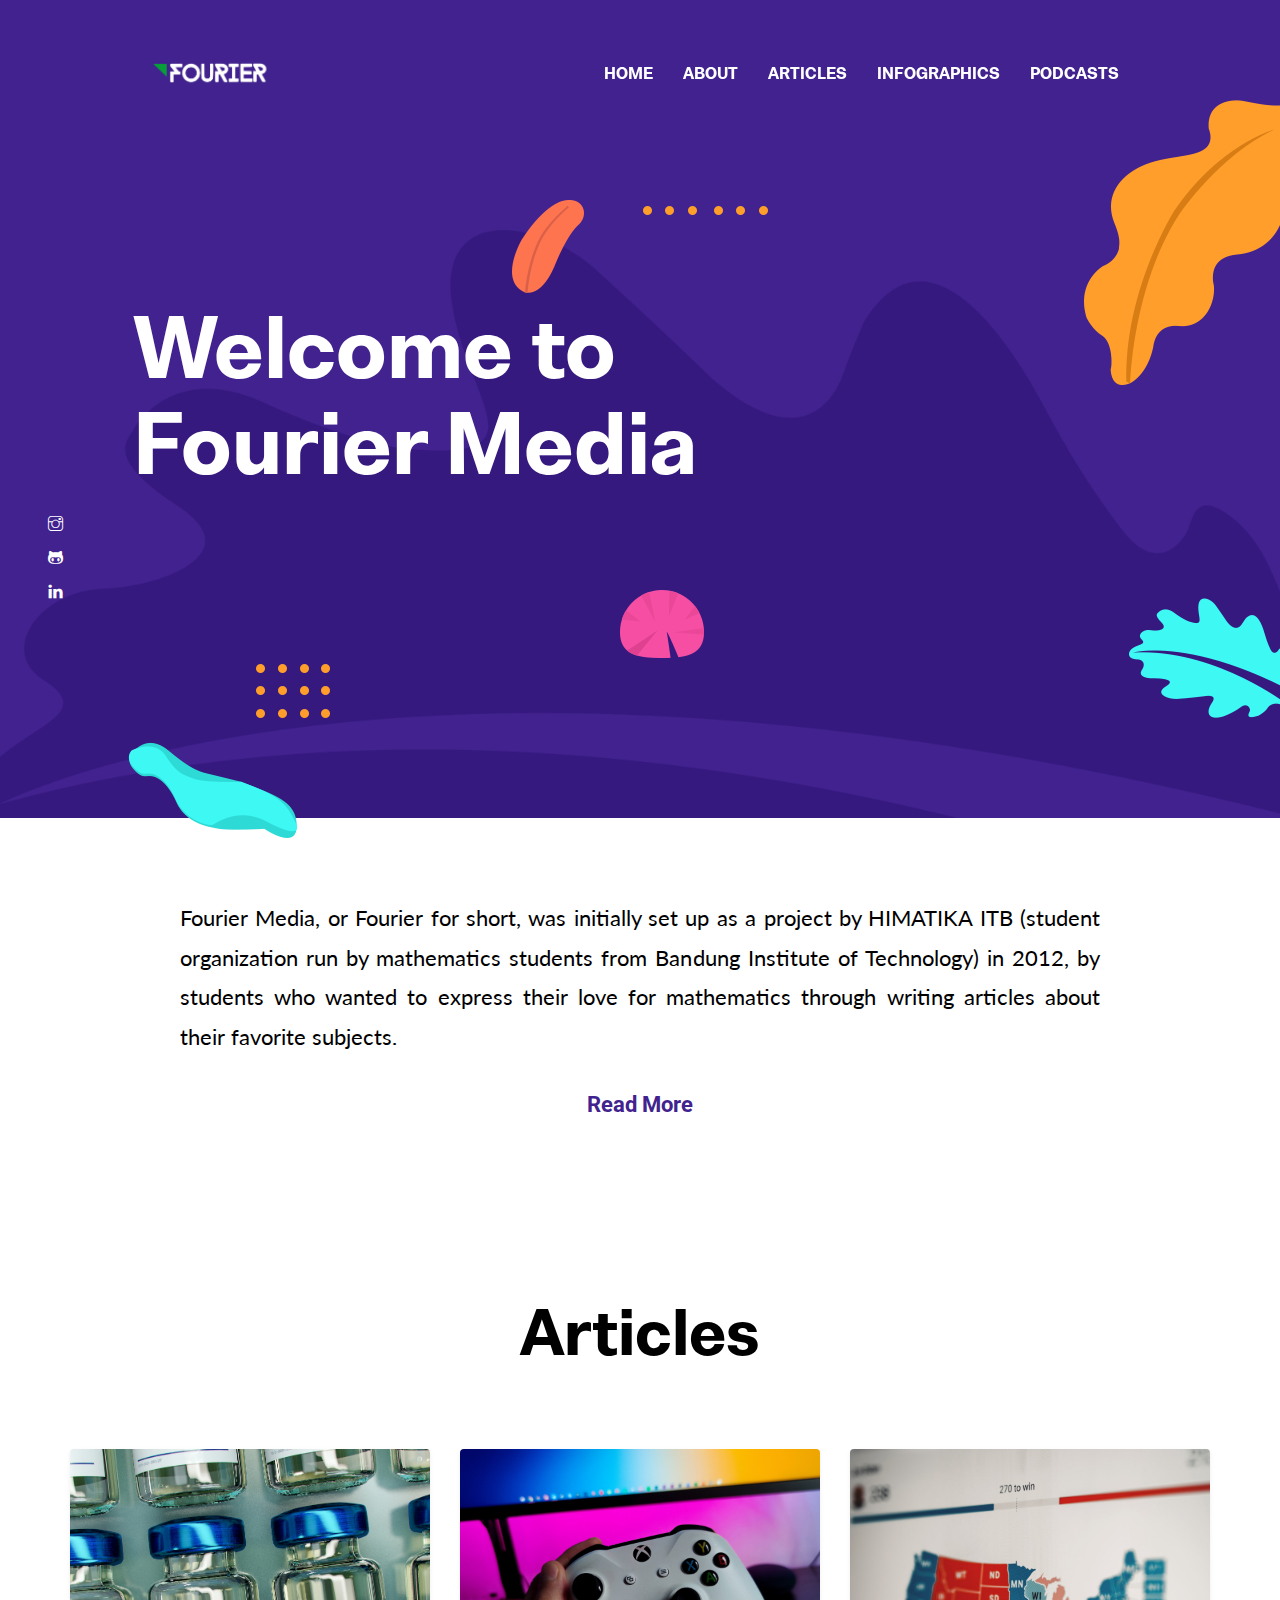
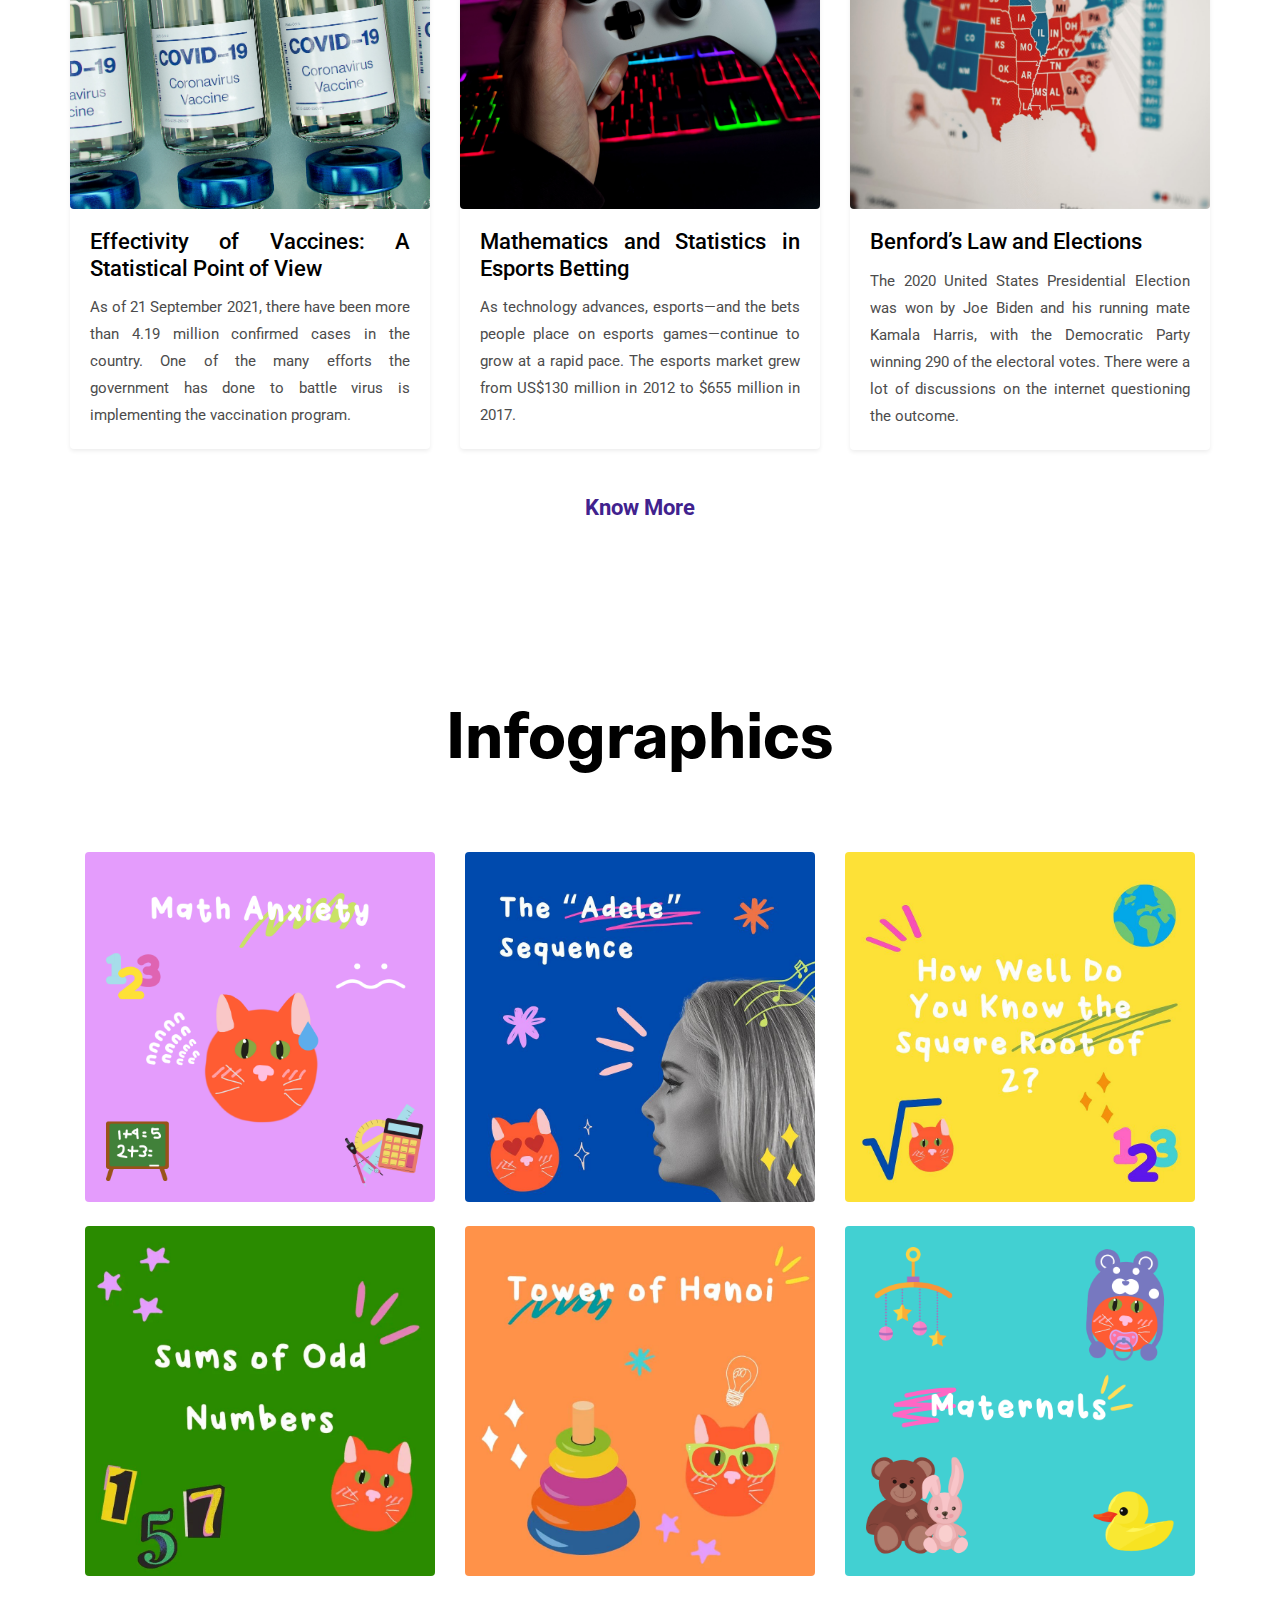
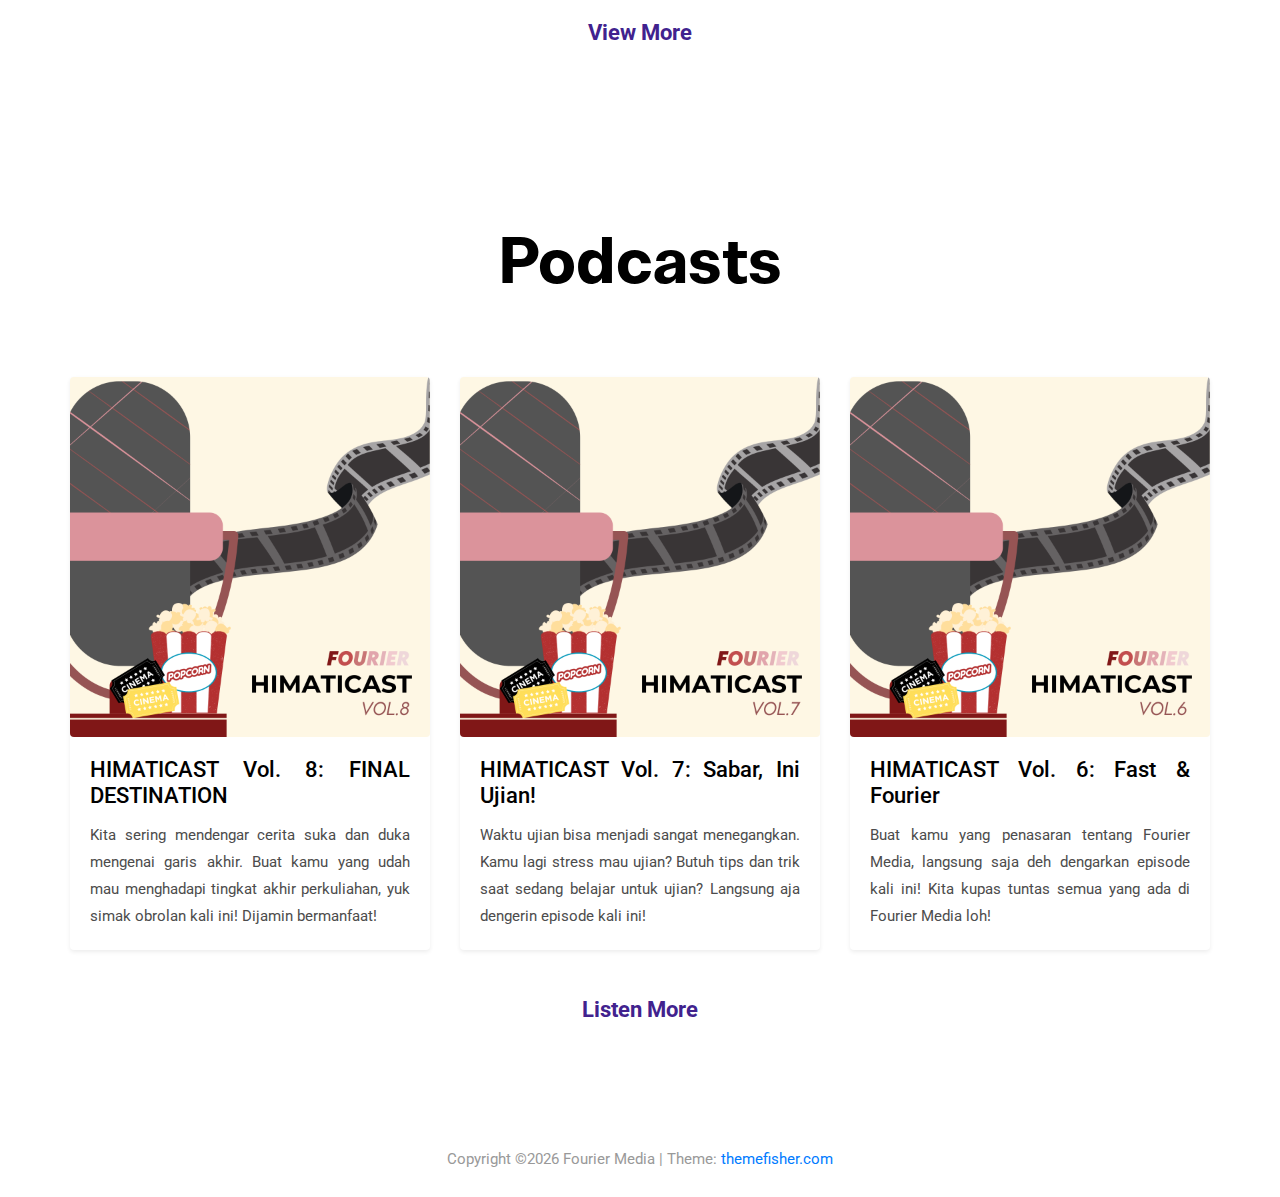
<file: index.html>
<!DOCTYPE html>
<html lang="zxx">

<head>
  <meta charset="utf-8">
  <title>Fourier Media</title>

  <!-- mobile specific metas -->
  <meta http-equiv="X-UA-Compatible" content="IE=edge">
  <meta name="viewport" content="width=device-width, initial-scale=1.0, maximum-scale=5.0">
  
  <!-- ** plugins needed for the website ** -->
  <!-- bootstrap -->
  <link rel="stylesheet" href="plugins/bootstrap/bootstrap.min.css">
  <!-- slick slider -->
  <link rel="stylesheet" href="plugins/slick/slick.css">
  <!-- themefy-icon -->
  <link rel="stylesheet" href="plugins/themify-icons/themify-icons.css">

  <!-- main stylesheet -->
  <link href="css/style.css" rel="stylesheet">
  
  <!-- favicon -->
  <link rel="apple-touch-icon" sizes="180x180" href="images/favicon/apple-touch-icon.png">
  <link rel="icon" type="image/png" sizes="32x32" href="images/favicon/favicon-32x32.png">
  <link rel="icon" type="image/png" sizes="16x16" href="images/favicon/favicon-16x16.png">
  <link rel="manifest" href="images/favicon/site.webmanifest">
</head>

<body>
  

<header class="navigation fixed-top">
  <nav class="navbar navbar-expand-lg navbar-dark py-0">
    <a class="navbar-brand font-tertiary h3" href="index.html"><img src="images/logo.png" alt="Fourier" class="img-responsive"></a>
    <button class="navbar-toggler" type="button" data-toggle="collapse" data-target="#navigation"
      aria-controls="navigation" aria-expanded="false" aria-label="Toggle navigation">
      <span class="navbar-toggler-icon"></span>
    </button>

    <div class="collapse navbar-collapse text-center" id="navigation">
      <ul class="navbar-nav ml-auto">
        <li class="nav-item active">
          <a class="nav-link" href="index.html">Home</a>
        </li>
        <li class="nav-item">
          <a class="nav-link" href="about.html">About</a>
        </li>
        <li class="nav-item">
          <a class="nav-link" href="medium.html">Articles</a>
        </li>
        <li class="nav-item">
          <a class="nav-link" href="instagram.html">Infographics</a>
        </li>
        <li class="nav-item">
          <a class="nav-link" href="podcast.html">Podcasts</a>
        </li>
      </ul>
    </div>
  </nav>
</header>

<!-- hero area -->
<section class="hero-area bg-primary" id="parallax">
  <div class="container">
    <div class="row">
      <div class="col-lg-11 mx-auto">
        <h1 class="text-white font-tertiary"> Welcome to <br> Fourier Media </h1>
      </div>
    </div>
  </div>
  <div class="layer-bg w-100">
    <img class="img-fluid w-100" src="images/illustrations/leaf-bg.png" alt="bg-shape">
  </div>
  <div class="layer" id="l2">
    <img src="images/illustrations/dots-cyan.png" alt="bg-shape">
  </div>
  <div class="layer" id="l3">
    <img src="images/illustrations/leaf-orange.png" alt="bg-shape">
  </div>
  <div class="layer" id="l4">
    <img src="images/illustrations/dots-orange.png" alt="bg-shape">
  </div>
  <div class="layer" id="l5">
    <img src="images/illustrations/leaf-yellow.png" alt="bg-shape">
  </div>
  <div class="layer" id="l6">
    <img src="images/illustrations/leaf-cyan.png" alt="bg-shape">
  </div>
  <div class="layer" id="l7">
    <img src="images/illustrations/dots-group-orange.png" alt="bg-shape">
  </div>
  <div class="layer" id="l8">
    <img src="images/illustrations/leaf-pink-round.png" alt="bg-shape">
  </div>
  <div class="layer" id="l9">
    <img src="images/illustrations/leaf-cyan-2.png" alt="bg-shape">
  </div>
  <!-- social icon -->
  <ul class="list-unstyled ml-5 mt-3 position-relative zindex-1">
    <li class="mb-3"><a class="text-white" href="https://www.instagram.com/fourier_media/" target="_blank" rel="noopener noreferrer"><i class="ti-instagram"></i></a></li>
    <li class="mb-3"><a class="text-white" href="https://github.com/fouriermedia/" target="_blank" rel="noopener noreferrer"><i class="ti-github"></i></a></li>
    <li class="mb-3"><a class="text-white" href="https://www.linkedin.com/company/fourier-media" target="_blank" rel="noopener noreferrer"><i class="ti-linkedin"></i></a></li>
  </ul>
  <!-- /social icon -->
</section>
<!-- /hero area -->

<!-- about -->
<section class="section">
  <div class="container">
    <div class="row">
      <div class="col-lg-10 mx-auto text-center">
        <p class="font-secondary paragraph-lg text-dark about-align">Fourier Media, or Fourier for short, was initially set up as a project by HIMATIKA ITB 
          (student organization run by mathematics students from Bandung Institute of Technology) in 2012, by students who wanted to express 
          their love for mathematics through writing articles about their favorite subjects.
        </p>
        <a href="about.html" class="btn btn-transparent">read more</a>
      </div>
    </div>
  </div>
</section>
<!-- /about -->

<!-- medium -->
<section class="section">
  <div class="container">
    <div class="row">
      <div class="col-12 text-center">
        <h2 class="section-title">Articles</h2>
      </div>
      <div class="blog-preview">
        <div class="col-lg-4 col-sm-6 mb-4 mb-lg-0">
          <article class="card shadow-sm text-justify">
            <img class="rounded card-img-top" src="images/medium/vaccine-eng.jpg" alt="medium-post">
            <div class="card-body">
              <h4 class="card-title"><a class="text-dark" href="https://medium.com/fourier-media/effectivity-of-vaccines-a-statistical-point-of-view-83ea5b8eb19a" target="_blank" rel="noopener noreferrer">Effectivity of Vaccines: A Statistical Point of View</a>
              </h4>
              <p class="card-text"> As of 21 September 2021, there have been more than 4.19 million 
                confirmed cases in the country. One of the many efforts the government has done 
                to battle virus is implementing the vaccination program.
              </p>
            </div>
          </article>
        </div>
        <div class="col-lg-4 col-sm-6 mb-4 mb-lg-0">
          <article class="card shadow-sm text-justify">
            <img class="rounded card-img-top" src="images/medium/esports-eng.png" alt="medium-post">
            <div class="card-body">
              <h4 class="card-title"><a class="text-dark" href="https://medium.com/fourier-media/mathematics-and-statistics-in-esports-betting-621600ec71dc" target="_blank" rel="noopener noreferrer">Mathematics and Statistics in Esports Betting</a>
              </h4>
              <p class="card-text"> As technology advances, esports—and the bets people place on 
                esports games—continue to grow at a rapid pace. The esports market grew from US$130 
                million in 2012 to $655 million in 2017.
              </p>
            </div>
          </article>
        </div>
        <div class="col-lg-4 col-sm-6 mb-4 mb-lg-0">
          <article class="card shadow-sm text-justify">
            <img class="rounded card-img-top" src="images/medium/benford-eng.png" alt="medium-post">
            <div class="card-body">
              <h4 class="card-title"><a class="text-dark" href="https://medium.com/fourier-media/benfords-law-and-elections-dba8e0cf2582" target="_blank" rel="noopener noreferrer">Benford’s Law and Elections</a>
              </h4>
              <p class="card-text">The 2020 United States Presidential Election was won by Joe 
                Biden and his running mate Kamala Harris, with the Democratic Party winning 290 
                of the electoral votes. There were a lot of discussions on the internet 
                questioning the outcome.
              </p>
            </div>
          </article>
        </div>
      </div>
      <div class="col-lg-10 mx-auto text-center">
        <a href="medium.html" class="btn btn-transparent">know more</a>
      </div>
    </div>
  </div>
</section>
<!-- /medium -->

<!-- instagram -->
<section class="section">
  <div class="container">
    <div class="row">
      <div class="col-12 text-center">
        <h2 class="section-title">Infographics</h2>
      </div>
    </div>
    <div class="row shuffle-wrapper">
      <div class="col-lg-4 col-6 mb-4 shuffle-item">
        <div class="position-relative rounded hover-wrapper">
          <img src="images/instagram/anxiety.png" alt="instagram-image" class="img-fluid rounded w-100">
          <div class="hover-overlay">
            <div class="hover-content">
              <a class="btn btn-light btn-sm" href="https://www.instagram.com/p/Ca15WtVP4jq/" target="_blank" rel="noopener noreferrer">view post</a>
            </div>
          </div>
        </div>
      </div>
      <div class="col-lg-4 col-6 mb-4 shuffle-item">
        <div class="position-relative rounded hover-wrapper">
          <img src="images/instagram/adele.jpg" alt="instagram-image" class="img-fluid rounded w-100">
          <div class="hover-overlay">
            <div class="hover-content">
              <a class="btn btn-light btn-sm" href="https://www.instagram.com/p/CaHnovQPSzC/" target="_blank" rel="noopener noreferrer">view post</a>
            </div>
          </div>
        </div>
      </div>
      <div class="col-lg-4 col-6 mb-4 shuffle-item">
        <div class="position-relative rounded hover-wrapper">
          <img src="images/instagram/root.jpg" alt="instagram-image" class="img-fluid rounded w-100">
          <div class="hover-overlay">
            <div class="hover-content">
              <a class="btn btn-light btn-sm" href="https://www.instagram.com/p/CZ9X2Uqv9dO/" target="_blank" rel="noopener noreferrer">view post</a>
            </div>
          </div>
        </div>
      </div>
      <div class="col-lg-4 col-6 mb-4 shuffle-item">
        <div class="position-relative rounded hover-wrapper">
          <img src="images/instagram/oddsums.png" alt="instagram-image" class="img-fluid rounded w-100">
          <div class="hover-overlay">
            <div class="hover-content">
              <a class="btn btn-light btn-sm" href="https://www.instagram.com/p/CZjtq7fv7pb/" target="_blank" rel="noopener noreferrer">view post</a>
            </div>
          </div>
        </div>
      </div>
      <div class="col-lg-4 col-6 mb-4 shuffle-item">
        <div class="position-relative rounded hover-wrapper">
          <img src="images/instagram/hanoi.png" alt="instagram-image" class="img-fluid rounded w-100">
          <div class="hover-overlay">
            <div class="hover-content">
              <a class="btn btn-light btn-sm" href="https://www.instagram.com/p/CZZUptaPHtW/" target="_blank" rel="noopener noreferrer">view post</a>
            </div>
          </div>
        </div>
      </div>
      <div class="col-lg-4 col-6 mb-4 shuffle-item">
        <div class="position-relative rounded hover-wrapper">
          <img src="images/instagram/maternals.png" alt="instagram-image" class="img-fluid rounded w-100">
          <div class="hover-overlay">
            <div class="hover-content">
              <a class="btn btn-light btn-sm" href="https://www.instagram.com/p/CZE3UITPGUM/" target="_blank" rel="noopener noreferrer">view post</a>
            </div>
          </div>
        </div>
      </div>
    </div>
    <div class="row">
      <div class="col-lg-10 mx-auto text-center">
        <a href="instagram.html" class="btn btn-transparent">view more</a>
      </div>
    </div>
  </div>
</section>
<!-- /instagram -->

<!-- podcast -->
<section class="section">
  <div class="container">
    <div class="row">
      <div class="col-12 text-center">
        <h2 class="section-title">Podcasts</h2>
      </div>
      <div class="podcast-preview">
         <div class="col-lg-4 col-6 mb-4 shuffle-item">
          <article class="card shadow-sm text-justify">
            <img class="rounded card-img-top" src="images/podcast/himaticast-ep8.png" alt="podcast-post">
            <div class="card-body">
              <h4 class="card-title"><a class="text-dark" href="https://open.spotify.com/episode/7tzmaxNVH8dVhqKVuFXG61?si=KXXAtotJROqftrQQ4CbQRA" target="_blank" rel="noopener noreferrer">HIMATICAST Vol. 8: FINAL DESTINATION</a>
              </h4>
              <p class="card-text">Kita sering mendengar cerita suka dan duka mengenai garis akhir. Buat kamu yang udah mau menghadapi tingkat akhir perkuliahan, yuk simak obrolan kali ini! Dijamin bermanfaat!
              </p>
            </div>
          </article>
        </div>
        <div class="col-lg-4 col-6 mb-4 shuffle-item">
          <article class="card shadow-sm text-justify">
            <img class="rounded card-img-top" src="images/podcast/himaticast-ep7.png" alt="podcast-post">
            <div class="card-body">
              <h4 class="card-title"><a class="text-dark" href="https://open.spotify.com/episode/7DZWfvBFI3mdXD3Vitbooi" target="_blank" rel="noopener noreferrer">HIMATICAST Vol. 7: Sabar, Ini Ujian!</a>
              </h4>
              <p class="card-text">Waktu ujian bisa menjadi sangat menegangkan. Kamu lagi stress mau ujian? Butuh tips dan trik saat sedang belajar untuk ujian? Langsung aja dengerin episode kali ini!
              </p>
            </div>
          </article>
        </div>
        <div class="col-lg-4 col-6 mb-4 shuffle-item">
          <article class="card shadow-sm text-justify">
            <img class="rounded card-img-top" src="images/podcast/himaticast-ep6.png" alt="podcast-post">
            <div class="card-body">
              <h4 class="card-title"><a class="text-dark" href="https://open.spotify.com/episode/5DUEd30yua2Na8h2TtctXb" target="_blank" rel="noopener noreferrer">HIMATICAST Vol. 6: Fast & Fourier</a>
              </h4>
              <p class="card-text">Buat kamu yang penasaran tentang Fourier Media, langsung saja deh dengarkan episode kali ini! Kita kupas tuntas semua yang ada di Fourier Media loh!
              </p>
            </div>
          </article>
        </div>
      </div>
      <div class="col-lg-10 mx-auto text-center">
        <a href="podcast.html" class="btn btn-transparent">Listen More</a>
      </div>
    </div>
  </div>
</section>
<!-- /podcast -->

<!-- footer -->
<footer class="footer-section">
  <div class="text-center border-dark py-4">
    <p class="mb-0 text-light">Copyright ©<script>
        var CurrentYear = new Date().getFullYear()
        document.write(CurrentYear)
      </script> Fourier Media | Theme: <a href="https://themefisher.com" target="_blank" rel="noopener noreferrer">themefisher.com</a></p>
  </div>
</footer>
<!-- /footer -->

<!-- jQuery -->
<script src="plugins/jQuery/jquery.min.js"></script>
<!-- bootstrap JS -->
<script src="plugins/bootstrap/bootstrap.min.js"></script>
<!-- slick slider -->
<script src="plugins/slick/slick.min.js"></script>
<!-- filter -->
<script src="plugins/shuffle/shuffle.min.js"></script>

<!-- main script -->
<script src="js/script.js"></script>

</body>
</html>
</file>
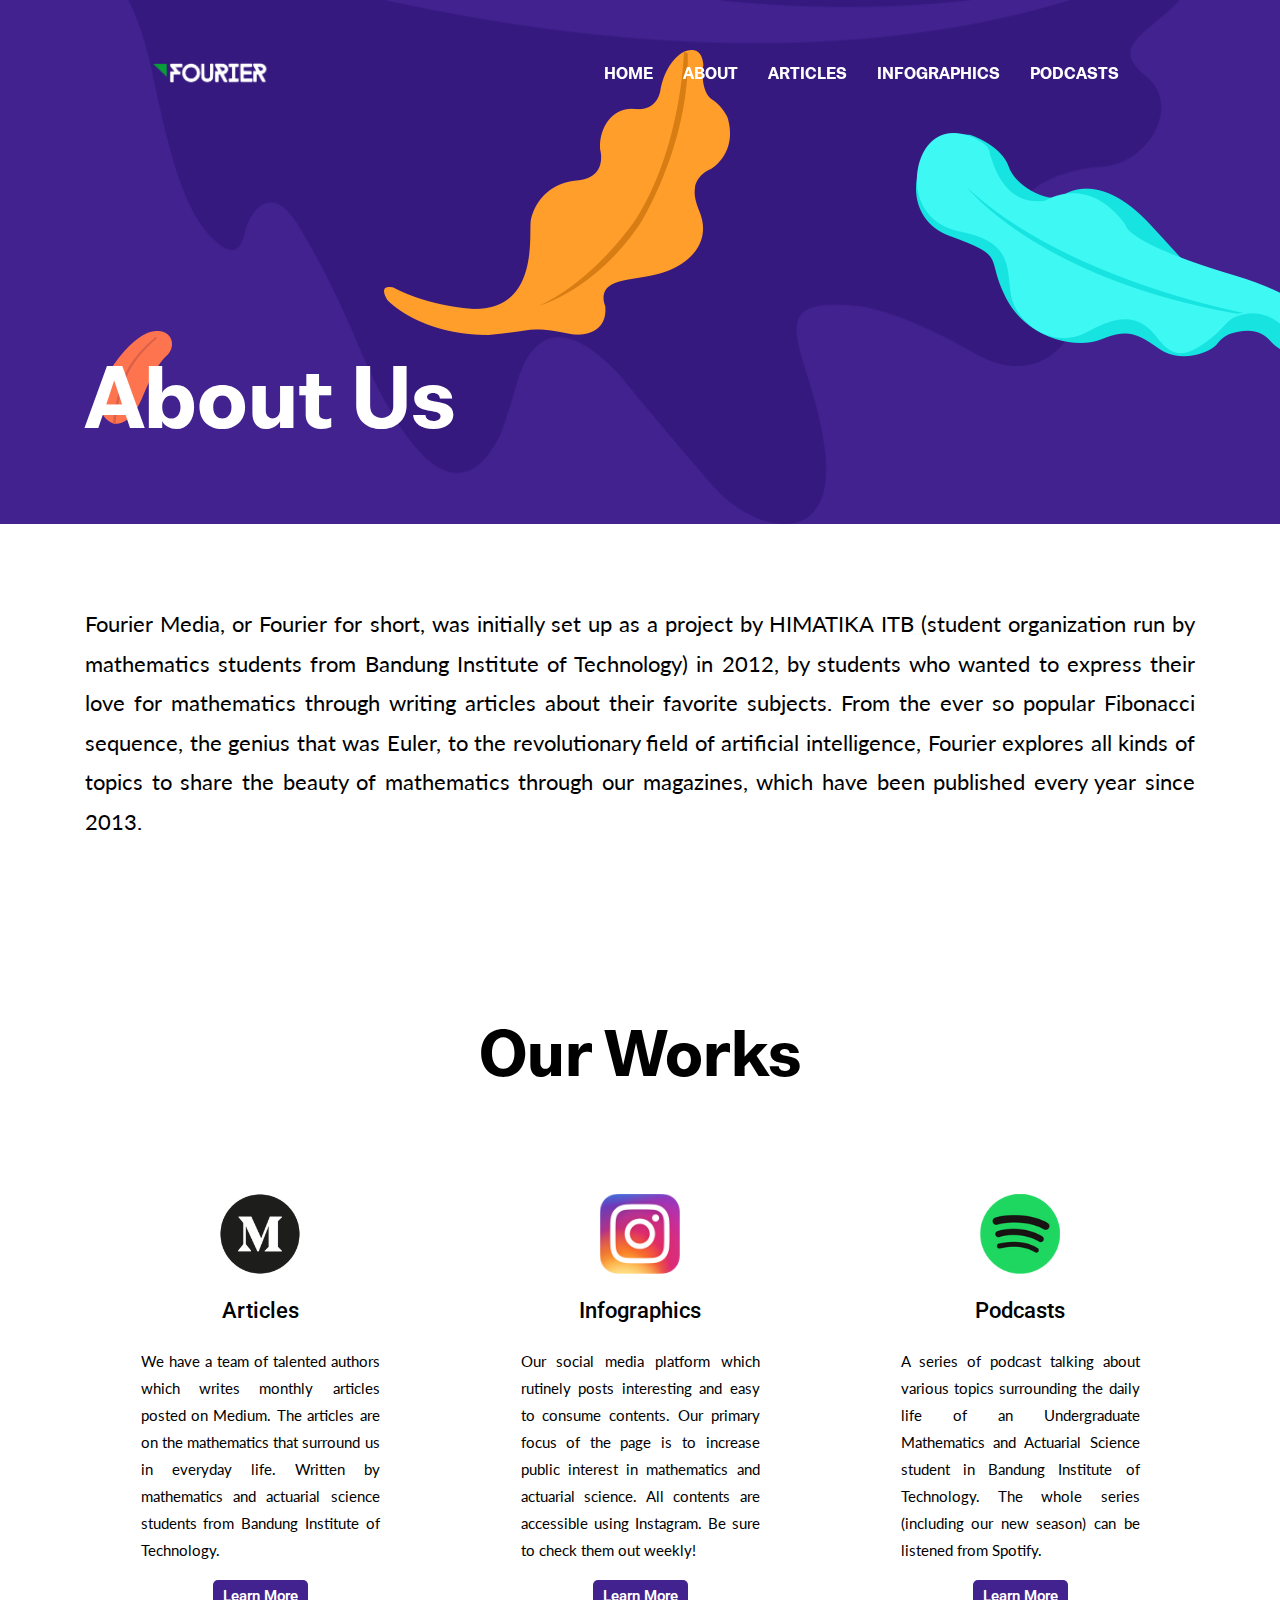
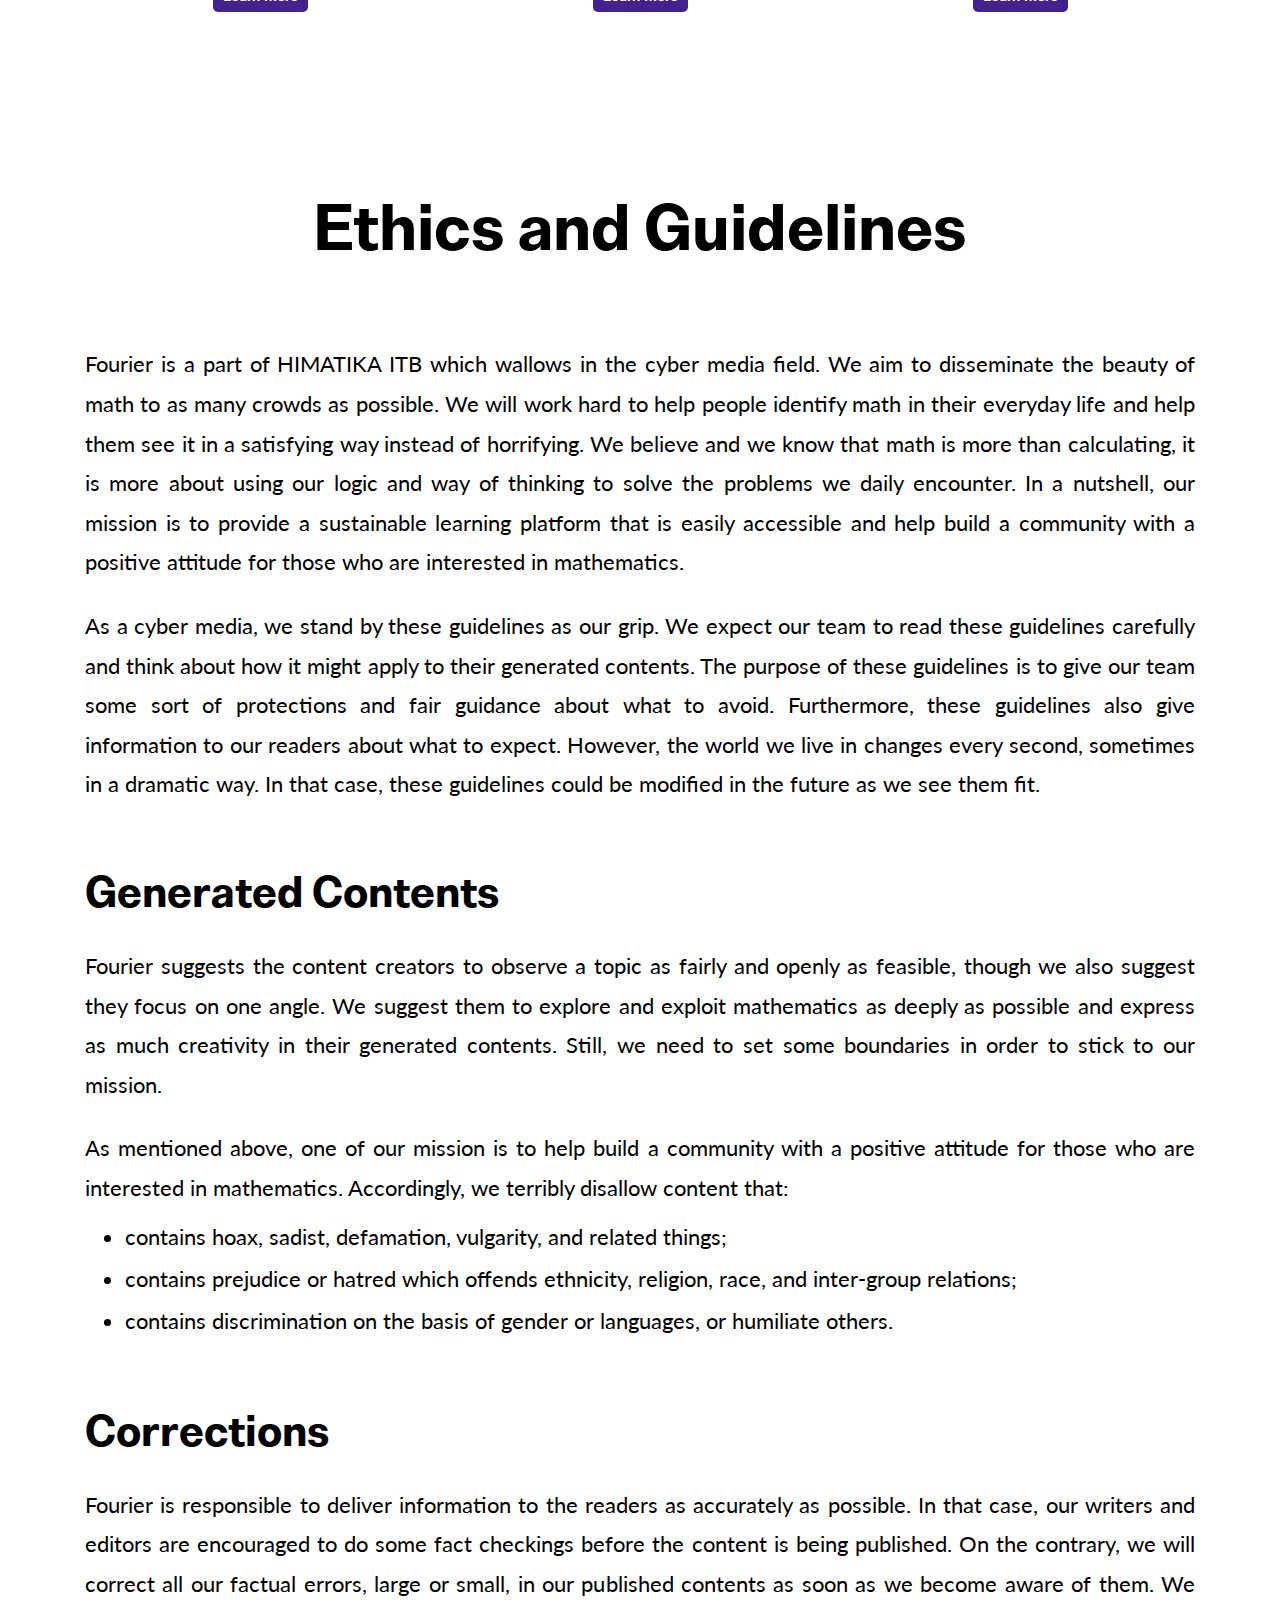
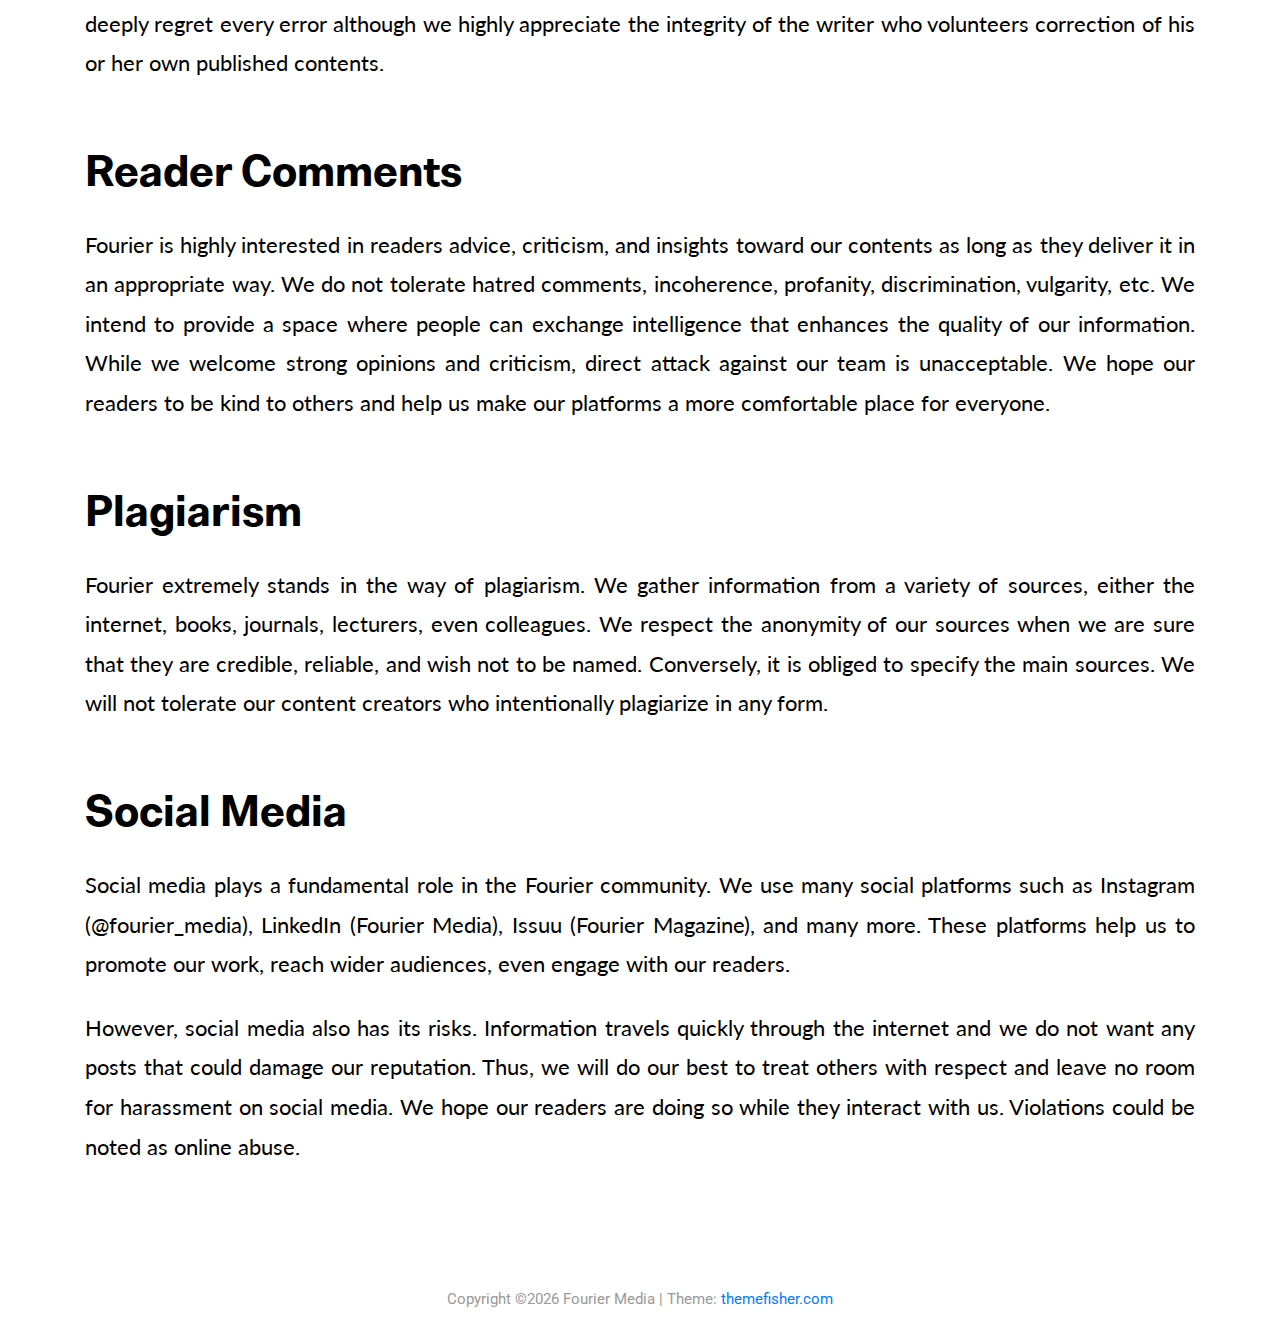
<file: about.html>
<!DOCTYPE html>
<html lang="zxx">

<head>
  <meta charset="utf-8">
  <title>About Us - Fourier Media</title>

  <!-- mobile specific metas -->
  <meta http-equiv="X-UA-Compatible" content="IE=edge">
  <meta name="viewport" content="width=device-width, initial-scale=1.0, maximum-scale=5.0">
  
  <!-- ** plugins needed for the website ** -->
  <!-- bootstrap -->
  <link rel="stylesheet" href="plugins/bootstrap/bootstrap.min.css">
  <!-- slick slider -->
  <link rel="stylesheet" href="plugins/slick/slick.css">
  <!-- themefy-icon -->
  <link rel="stylesheet" href="plugins/themify-icons/themify-icons.css">

  <!-- main stylesheet -->
  <link href="css/style.css" rel="stylesheet">
  
  <!-- favicon -->
  <link rel="apple-touch-icon" sizes="180x180" href="images/favicon/apple-touch-icon.png">
  <link rel="icon" type="image/png" sizes="32x32" href="images/favicon/favicon-32x32.png">
  <link rel="icon" type="image/png" sizes="16x16" href="images/favicon/favicon-16x16.png">
  <link rel="manifest" href="images/favicon/site.webmanifest">
</head>

<body>
  

<header class="navigation fixed-top">
  <nav class="navbar navbar-expand-lg navbar-dark py-0">
    <a class="navbar-brand font-tertiary h3" href="index.html"><img src="images/logo.png" alt="Fourier" class="img-responsive"></a>
    <button class="navbar-toggler" type="button" data-toggle="collapse" data-target="#navigation"
      aria-controls="navigation" aria-expanded="false" aria-label="Toggle navigation">
      <span class="navbar-toggler-icon"></span>
    </button>

    <div class="collapse navbar-collapse text-center" id="navigation">
      <ul class="navbar-nav ml-auto">
        <li class="nav-item">
          <a class="nav-link" href="index.html">Home</a>
        </li>
        <li class="nav-item active">
          <a class="nav-link" href="about.html">About</a>
        </li>
        <li class="nav-item">
          <a class="nav-link" href="medium.html">Articles</a>
        </li>
        <li class="nav-item">
          <a class="nav-link" href="instagram.html">Infographics</a>
        </li>
        <li class="nav-item">
          <a class="nav-link" href="podcast.html">Podcasts</a>
        </li>
      </ul>
    </div>
  </nav>
</header>

<!-- page title -->
<section class="page-title-alt bg-primary position-relative">
  <div class="container">
    <div class="row">
      <div class="col-12">
        <h1 class="text-white font-tertiary">About Us</h1>
      </div>
    </div>
  </div>
  <!-- background shapes -->
  <img src="images/illustrations/leaf-bg-top.png" alt="illustrations" class="bg-shape-1 w-100">
  <img src="images/illustrations/leaf-yellow.png" alt="illustrations" class="bg-shape-3">
  <img src="images/illustrations/leaf-orange.png" alt="illustrations" class="bg-shape-4">
  <img src="images/illustrations/leaf-cyan-lg.png" alt="illustrations" class="bg-shape-6">
</section>
<!-- /page title -->

<!-- about -->
<section class="section">
  <div class="container">
    <div class="row">
      <div class="col-lg-12 mx-auto">
        <p class="font-secondary paragraph-lg text-dark about-align"> Fourier Media, or Fourier for short, was initially set up as a project by HIMATIKA ITB 
          (student organization run by mathematics students from Bandung Institute of Technology) in 2012, by students who wanted to express 
          their love for mathematics through writing articles about their favorite subjects. From the ever so popular Fibonacci sequence, the genius that was Euler, to the revolutionary field of artificial intelligence, Fourier explores all kinds of topics to share 
          the beauty of mathematics through our magazines, which have been published every year since 2013.</p>
      </div>
    </div>
  </div>
</section>
<!-- /about -->

<!-- work -->
<section class="section">
  <div class="container">
    <div class="row justify-content-around">
      <div class="col-lg-12 text-center">
        <h2 class="section-title">Our Works</h2>
      </div>
      <div class="col-lg-3 col-md-4 text-center hover-shadow pt-3 rounded">
        <div class="ml-2 mr-2">
          <img src="images/icons/medium.png" class="mt-2 mb-4" alt="icon">
          <h4 class="mb-4">Articles</h4>
          <p class="font-secondary text-dark about-align"> We have a team of talented authors which writes monthly articles posted on Medium. 
            The articles are on the mathematics that surround us in everyday life. 
            Written by mathematics and actuarial science students from Bandung Institute of Technology.
          </p>
          <a href="https://medium.com/fourier-media" class="about-btn btn btn-xs btn-primary" target="_blank">learn more</a>
        </div>
      </div>
      <div class="col-lg-3 col-md-4 text-center hover-shadow pt-3 rounded">
        <div class="ml-2 mr-2">
          <img src="images/icons/instagram.png" class="mt-2 mb-4" alt="icon">
          <h4 class="mb-4">Infographics</h4>
          <p class="font-secondary text-dark about-align"> Our social media platform which rutinely posts interesting and easy 
            to consume contents. Our primary focus of the page is to increase public interest in mathematics and actuarial science.
            All contents are accessible using Instagram. Be sure to check them out weekly!
          </p>
          <a href="https://www.instagram.com/fourier_media/" class="about-btn btn btn-xs btn-primary" target="_blank">learn more</a>
        </div>
      </div>
      <div class="col-lg-3 col-md-4 text-center hover-shadow pt-3 rounded">
        <div class="ml-2 mr-2">
          <img src="images/icons/spotify.png" class="mt-2 mb-4" alt="icon">
          <h4 class="mb-4">Podcasts</h4>
          <p class="font-secondary text-dark about-align"> A series of podcast talking about various topics surrounding the daily life 
            of an Undergraduate Mathematics and Actuarial Science student in Bandung Institute of Technology. 
            The whole series (including our new season) can be listened from Spotify.
          </p>
          <a href="https://open.spotify.com/show/69jXp36XasVOKYjarYOPJY" class="about-btn btn btn-xs btn-primary" target="_blank">learn more</a>
        </div>
      </div>
    </div>
  </div>
</section>

<section class="section">
  <div class="container">
    <div class="row justify-content-around">
      <div class="col-lg-12 text-center">
        <h2 class="section-title">Ethics and Guidelines</h2>
      </div>
      <div class="col-lg-12 mx-auto">
        <p class="font-secondary paragraph-lg text-dark about-align mb-4">Fourier is a part of HIMATIKA ITB which wallows in the cyber media field. We aim to disseminate the beauty of math to as many crowds as possible. We will work hard to help people identify math in their everyday life and help them see it in a satisfying way instead of horrifying. We believe and we know that math is more than calculating, it is more about using our logic and way of thinking to solve the problems we daily encounter. In a nutshell, our mission is to provide a sustainable learning platform that is easily accessible and help build a community with a positive attitude for those who are interested in mathematics.</p>
        <p class="font-secondary paragraph-lg text-dark about-align">As a cyber media, we stand by these guidelines as our grip. We expect our team to read these guidelines carefully and think about how it might apply to their generated contents. The purpose of these guidelines is to give our team some sort of protections and fair guidance about what to avoid. Furthermore, these guidelines also give information to our readers about what to expect.
          However, the world we live in changes every second, sometimes in a dramatic way. In that case, these guidelines could be modified in the future as we see them fit.</p>
      </div>
      <div class="col-lg-12 mt-5">
        <h3 class="about-section-title">Generated Contents</h3>
      </div>
      <div class="col-lg-12 mx-auto">
        <p class="font-secondary paragraph-lg text-dark about-align mb-4">Fourier suggests the content creators to observe a topic as fairly and openly as feasible, though we also suggest they focus on one angle. We suggest them to explore and exploit mathematics as deeply as possible and express as much creativity in their generated contents. Still, we need to set some boundaries in order to stick to our mission.</p>
        <p class="font-secondary paragraph-lg text-dark about-align">As mentioned above, one of our mission is to help build a community with a positive attitude for those who are interested in mathematics. Accordingly, we terribly disallow content that:</p>
        <ul class="font-secondary paragraph-lg text-dark about-align">
          <li class="mb-3">contains hoax, sadist, defamation, vulgarity, and related things;</li>
          <li class="mb-3">contains prejudice or hatred which offends ethnicity, religion, race, and inter-group relations;</li>
          <li class="mb-4">contains discrimination on the basis of gender or languages, or humiliate others.</li>
        </ul>
      </div>
      <div class="col-lg-12 mt-5">
        <h3 class="about-section-title">Corrections</h3>
      </div>
      <div class="col-lg-12 mx-auto">
        <p class="font-secondary paragraph-lg text-dark about-align">Fourier is responsible to deliver information to the readers as accurately as possible. In that case, our writers and editors are encouraged to do some fact checkings before the content is being published. On the contrary, we will correct all our factual errors, large or small, in our published contents as soon as we become aware of them. We deeply regret every error although we highly appreciate the integrity of the writer who volunteers correction of his or her own published contents.</p>
      </div>
      <div class="col-lg-12 mt-5">
        <h3 class="about-section-title">Reader Comments</h3>
      </div>
      <div class="col-lg-12 mx-auto">
        <p class="font-secondary paragraph-lg text-dark about-align">Fourier is highly interested in readers advice, criticism, and insights toward our contents as long as they deliver it in an appropriate way. We do not tolerate hatred comments, incoherence, profanity, discrimination, vulgarity, etc. We intend to provide a space where people can exchange intelligence that enhances the quality of our information. While we welcome strong opinions and criticism, direct attack against our team is unacceptable. We hope our readers to be kind to others and help us make our platforms a more comfortable place for everyone.</p>
      </div>
      <div class="col-lg-12 mt-5">
        <h3 class="about-section-title">Plagiarism</h3>
      </div>
      <div class="col-lg-12 mx-auto">
        <p class="font-secondary paragraph-lg text-dark about-align">Fourier extremely stands in the way of plagiarism. We gather information from a variety of sources, either the internet, books, journals, lecturers, even colleagues. We respect the anonymity of our sources when we are sure that they are credible, reliable, and wish not to be named. Conversely, it is obliged to specify the main sources. We will not tolerate our content creators who intentionally plagiarize in any form.</p>
      </div>
      <div class="col-lg-12 mt-5">
        <h3 class="about-section-title">Social Media</h3>
      </div>
      <div class="col-lg-12 mx-auto">
        <p class="font-secondary paragraph-lg text-dark about-align mb-4">Social media plays a fundamental role in the Fourier community. We use many social platforms such as Instagram (@fourier_media), LinkedIn (Fourier Media), Issuu (Fourier Magazine), and many more. These platforms help us to promote our work, reach wider audiences, even engage with our readers.</p>
        <p class="font-secondary paragraph-lg text-dark about-align">However, social media also has its risks. Information travels quickly through the internet and we do not want any posts that could damage our reputation. Thus, we will do our best to treat others with respect and leave no room for harassment on social media. We hope our readers are doing so while they interact with us. Violations could be noted as online abuse.</p>
      </div>
    </div>
  </div>
</section>
<!-- ./work -->

<!-- footer -->
<footer class="footer-section">
  <div class="text-center border-dark py-4">
    <p class="mb-0 text-light">Copyright ©<script>
        var CurrentYear = new Date().getFullYear()
        document.write(CurrentYear)
      </script> Fourier Media | Theme: <a href="https://themefisher.com">themefisher.com</a></p>
  </div>
</footer>
<!-- /footer -->

<!-- jQuery -->
<script src="plugins/jQuery/jquery.min.js"></script>
<!-- bootstrap JS -->
<script src="plugins/bootstrap/bootstrap.min.js"></script>
<!-- slick slider -->
<script src="plugins/slick/slick.min.js"></script>
<!-- filter -->
<script src="plugins/shuffle/shuffle.min.js"></script>

<!-- main script -->
<script src="js/script.js"></script>

</body>
</html>
</file>
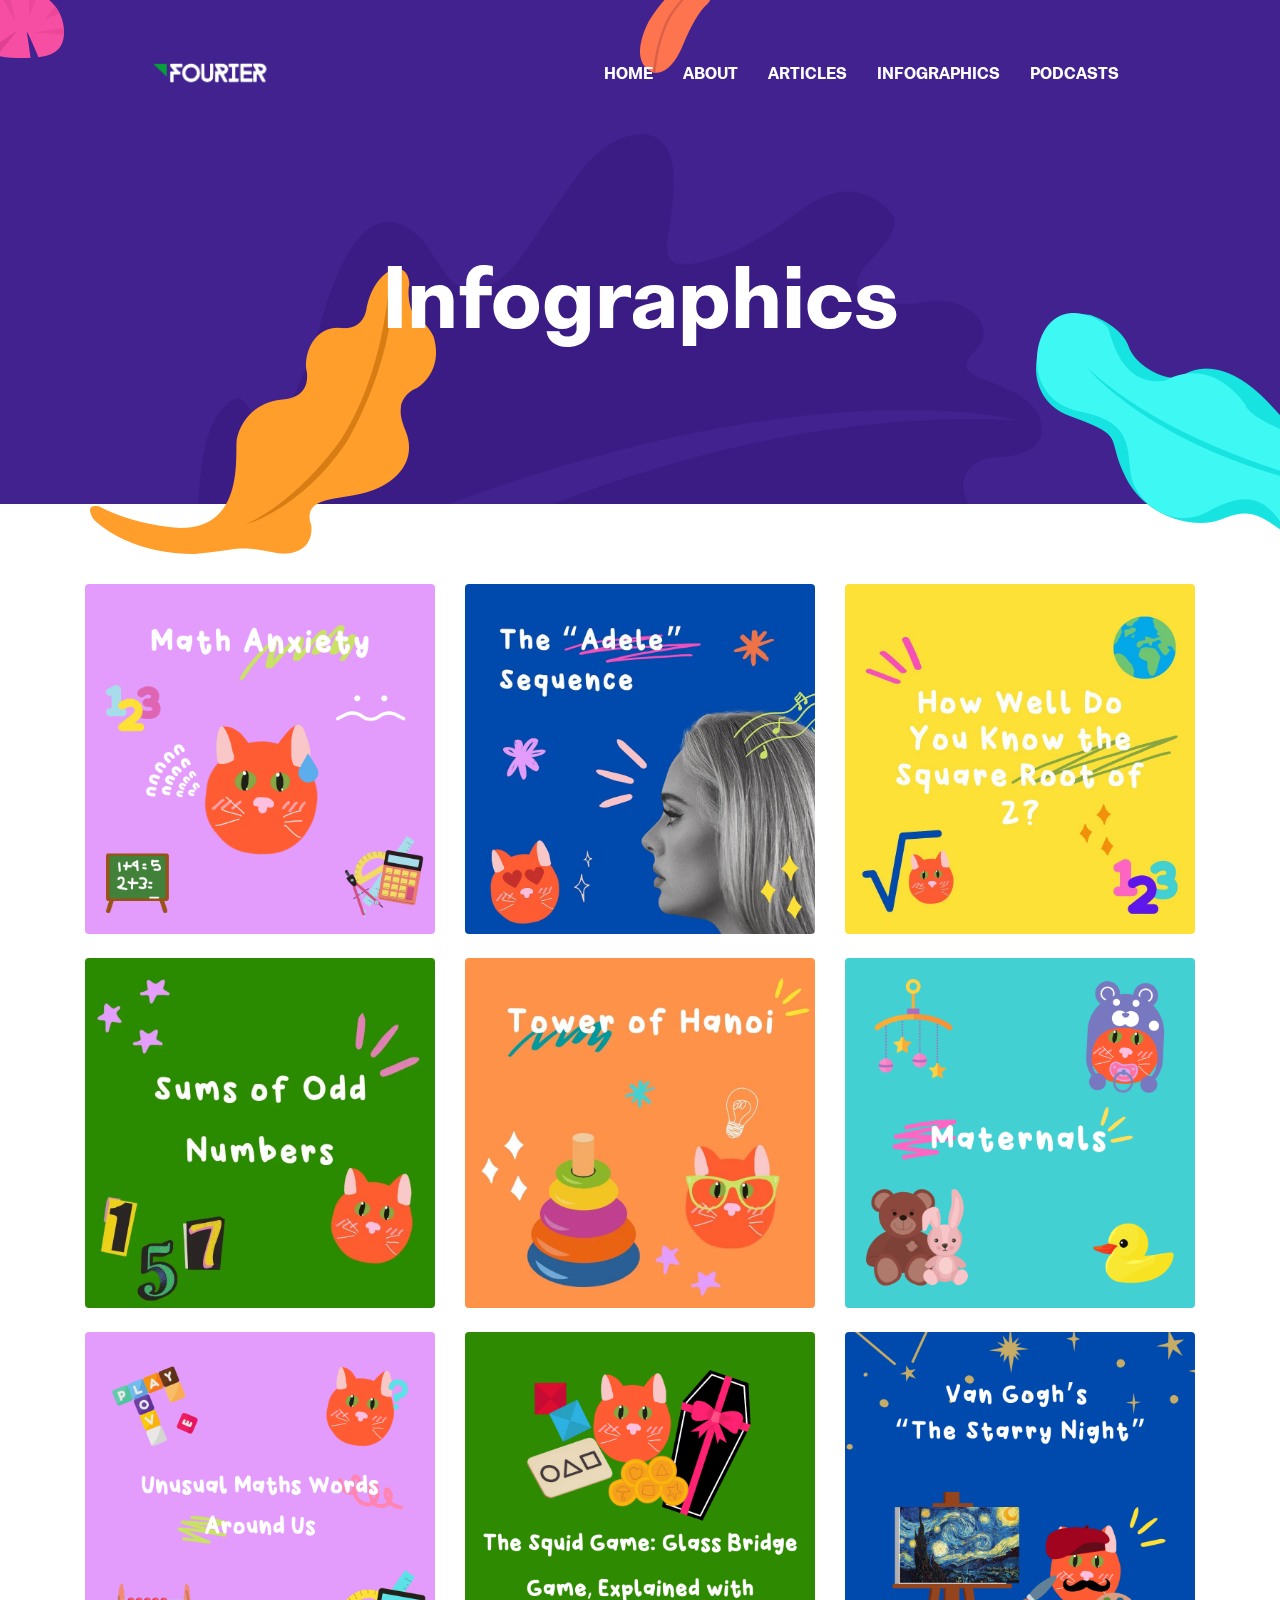
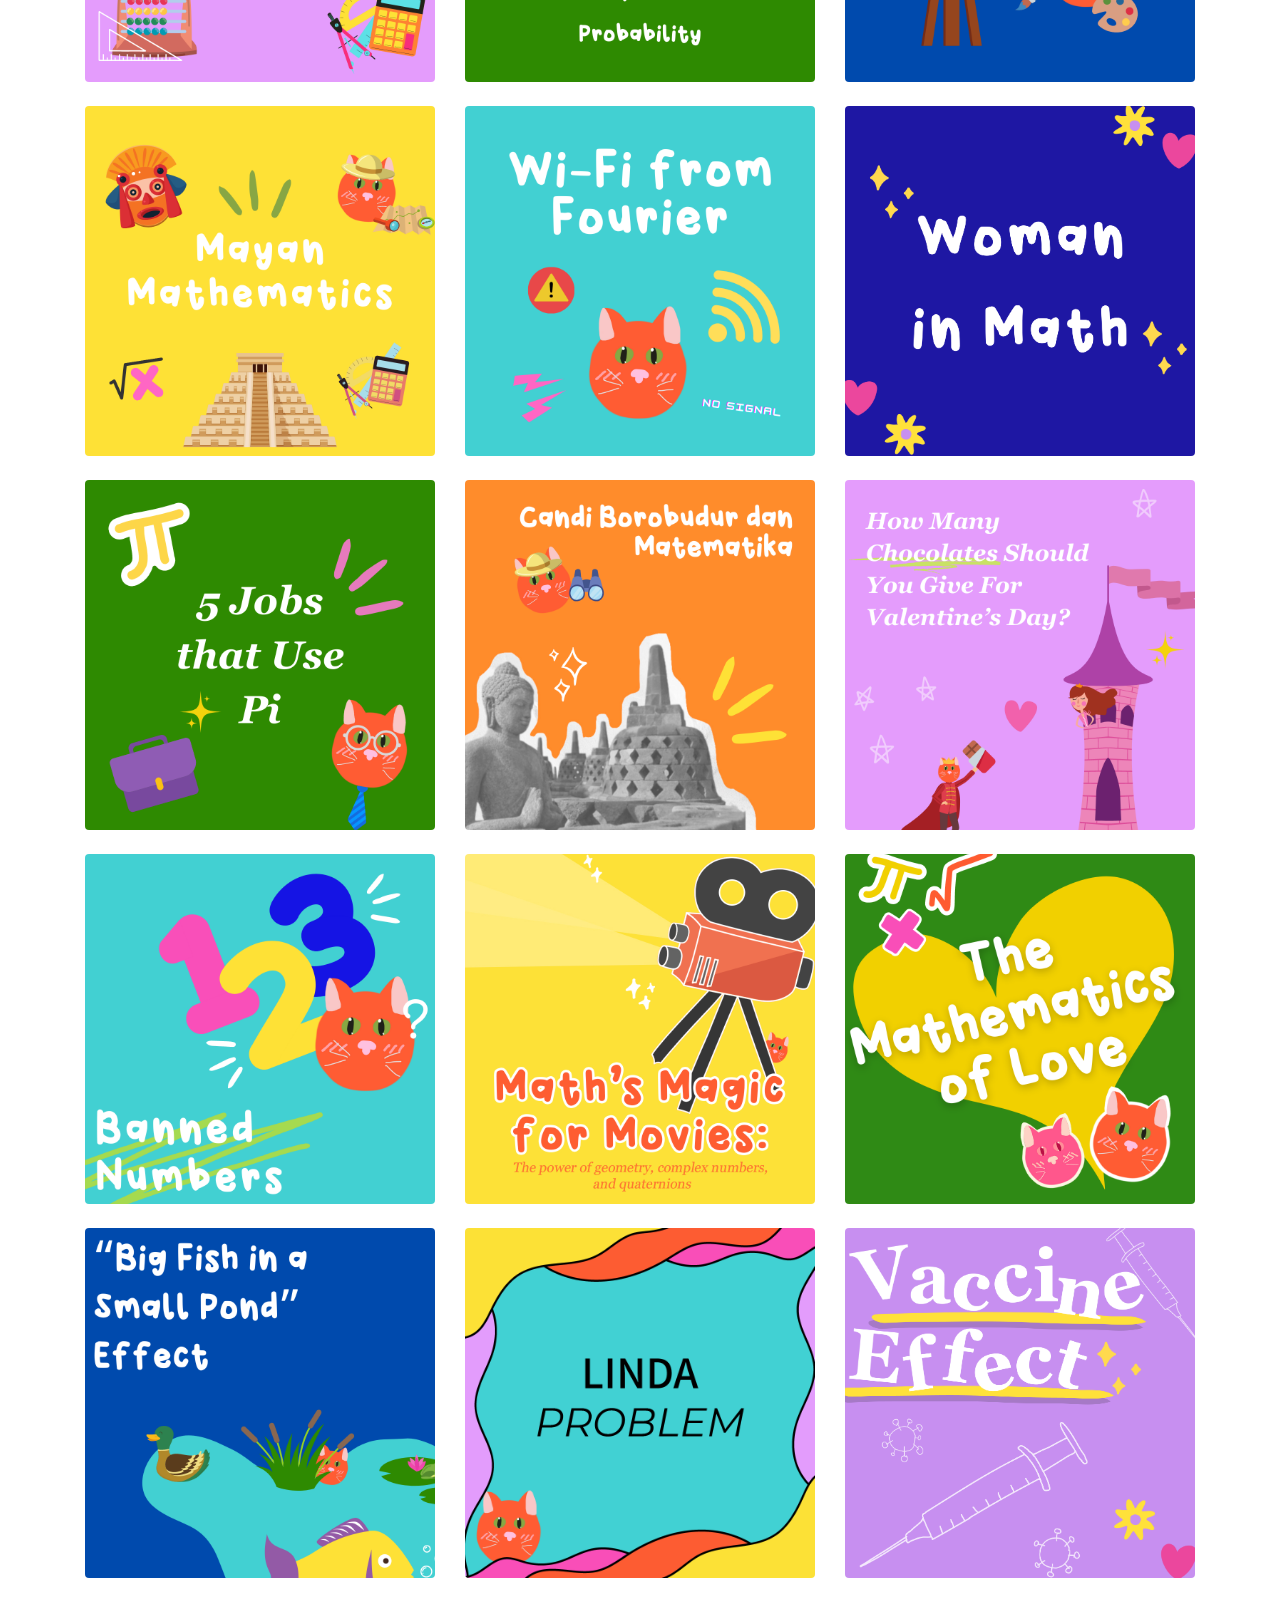
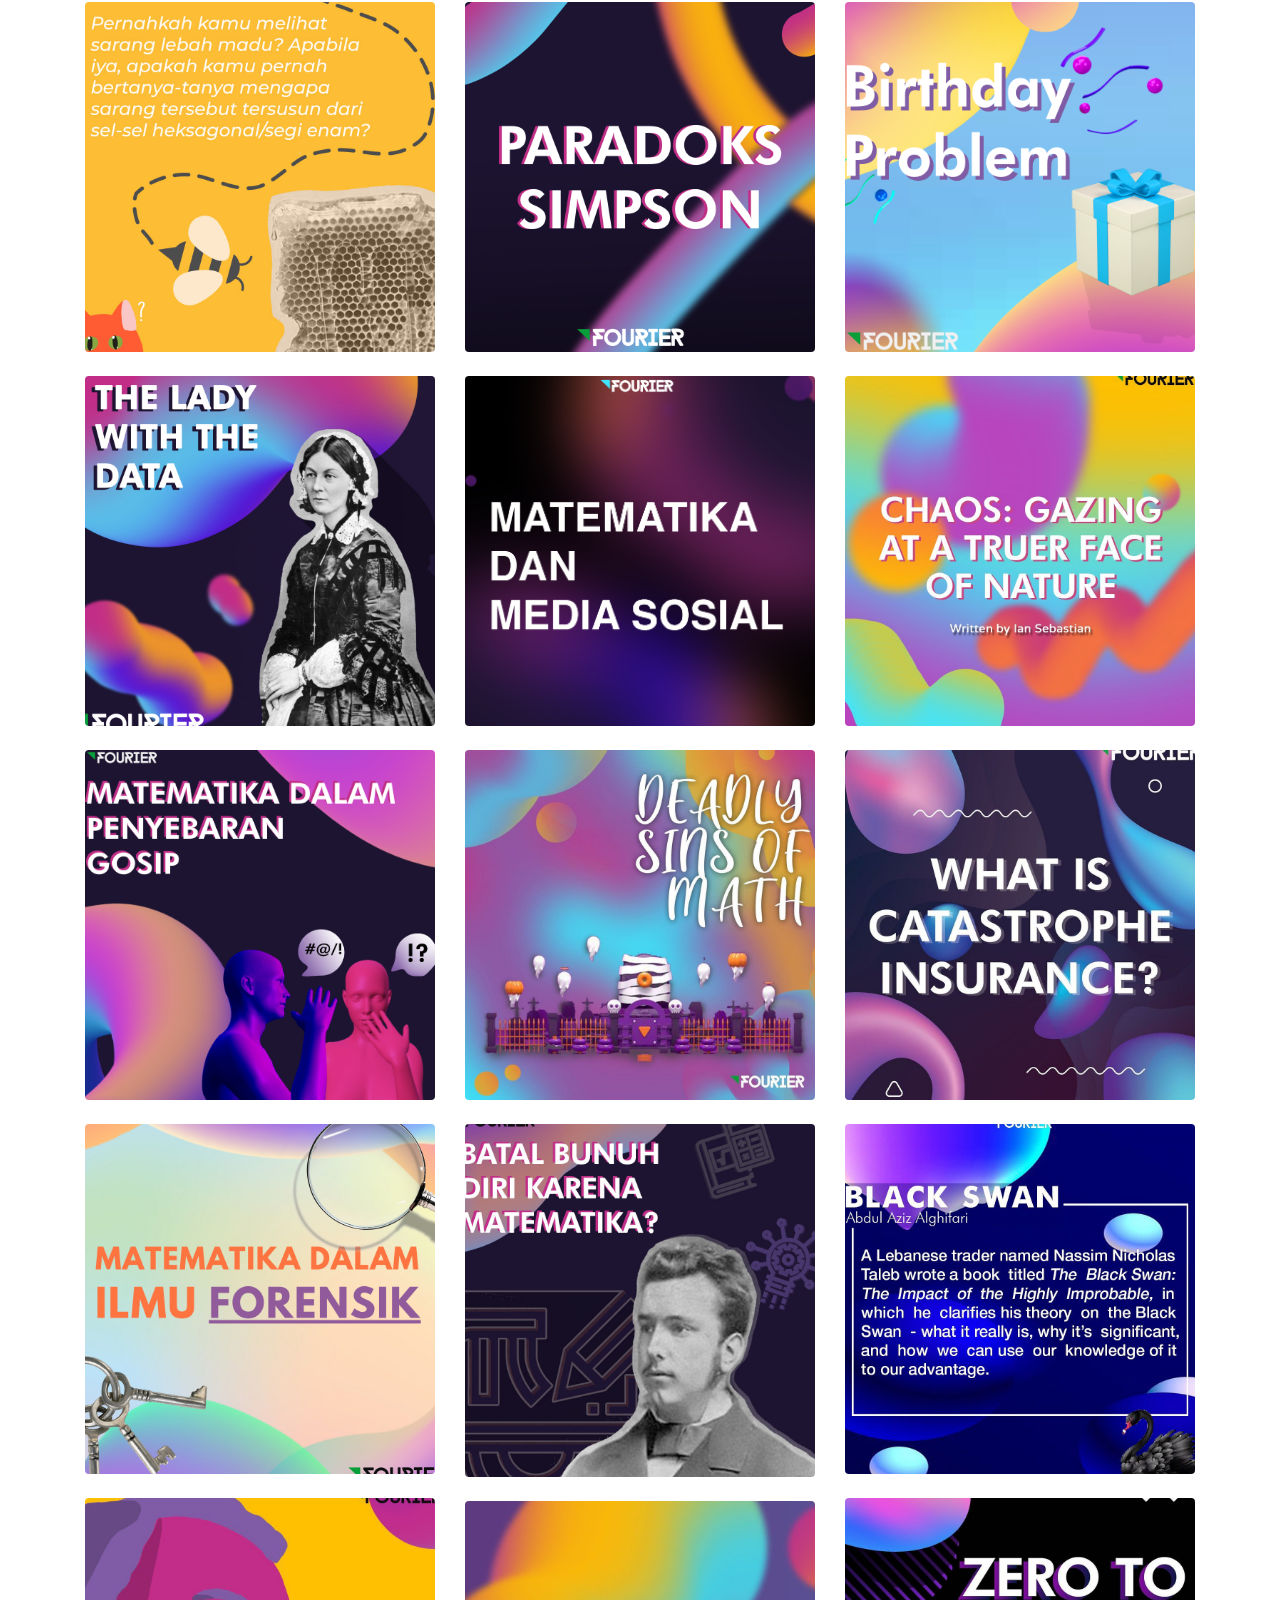
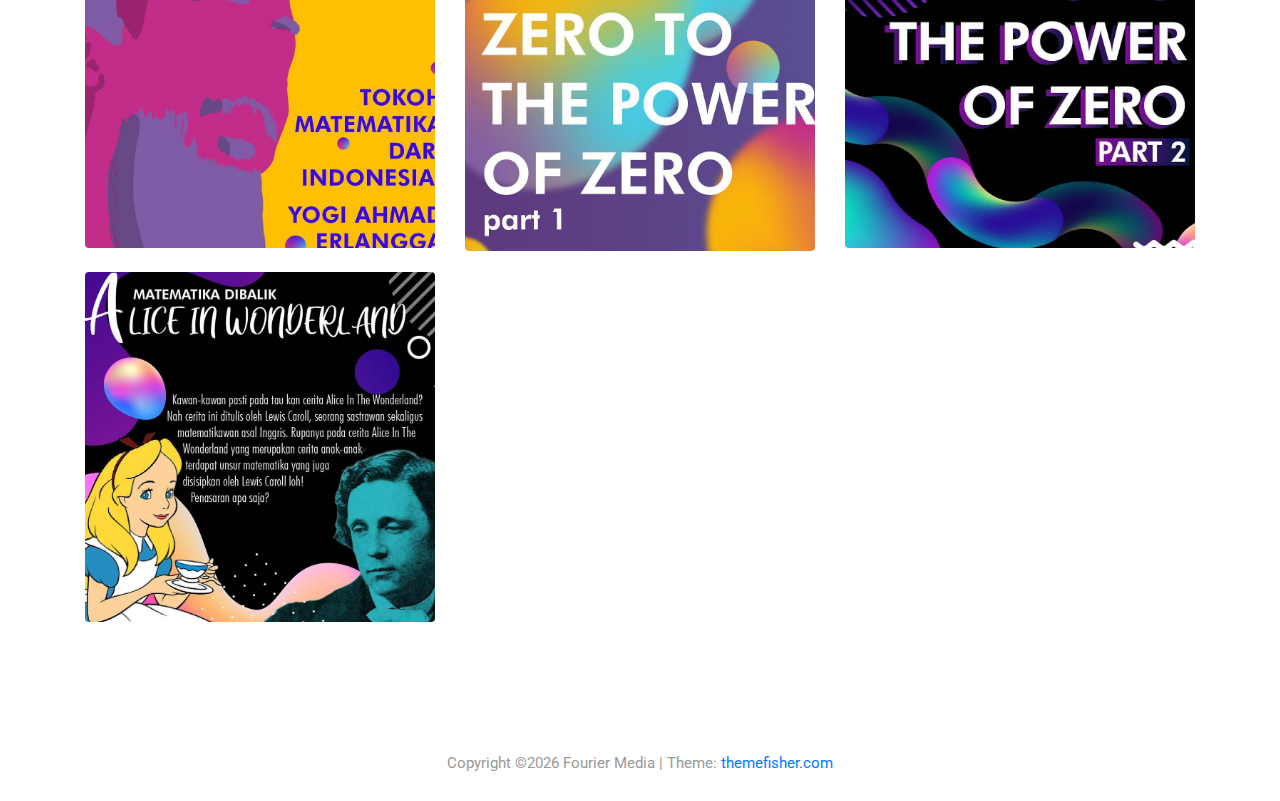
<file: instagram.html>
<!DOCTYPE html>
<html lang="zxx">

<head>
  <meta charset="utf-8">
  <title>Infographics - Fourier Media</title>

  <!-- mobile specific metas -->
  <meta http-equiv="X-UA-Compatible" content="IE=edge">
  <meta name="viewport" content="width=device-width, initial-scale=1.0, maximum-scale=5.0">
  
  <!-- ** plugins needed for the website ** -->
  <!-- bootstrap -->
  <link rel="stylesheet" href="plugins/bootstrap/bootstrap.min.css">
  <!-- slick slider -->
  <link rel="stylesheet" href="plugins/slick/slick.css">
  <!-- themefy-icon -->
  <link rel="stylesheet" href="plugins/themify-icons/themify-icons.css">

  <!-- main stylesheet -->
  <link href="css/style.css" rel="stylesheet">
  
  <!-- favicon -->
  <link rel="apple-touch-icon" sizes="180x180" href="images/favicon/apple-touch-icon.png">
  <link rel="icon" type="image/png" sizes="32x32" href="images/favicon/favicon-32x32.png">
  <link rel="icon" type="image/png" sizes="16x16" href="images/favicon/favicon-16x16.png">
  <link rel="manifest" href="images/favicon/site.webmanifest">
</head>

<body>
  

<header class="navigation fixed-top">
  <nav class="navbar navbar-expand-lg navbar-dark py-0">
    <a class="navbar-brand font-tertiary h3" href="index.html"><img src="images/logo.png" alt="Fourier" class="img-responsive"></a>
    <button class="navbar-toggler" type="button" data-toggle="collapse" data-target="#navigation"
      aria-controls="navigation" aria-expanded="false" aria-label="Toggle navigation">
      <span class="navbar-toggler-icon"></span>
    </button>

    <div class="collapse navbar-collapse text-center" id="navigation">
      <ul class="navbar-nav ml-auto">
        <li class="nav-item">
          <a class="nav-link" href="index.html">Home</a>
        </li>
        <li class="nav-item">
          <a class="nav-link" href="about.html">About</a>
        </li>
        <li class="nav-item">
          <a class="nav-link" href="medium.html">Articles</a>
        </li>
        <li class="nav-item active">
          <a class="nav-link" href="instagram.html">Infographics</a>
        </li>
        <li class="nav-item">
          <a class="nav-link" href="podcast.html">Podcasts</a>
        </li>
      </ul>
    </div>
  </nav>
</header>

<!-- page title -->
<section class="page-title bg-primary position-relative">
  <div class="container">
    <div class="row">
      <div class="col-12 text-center">
        <h1 class="text-white font-tertiary">Infographics</h1>
      </div>
    </div>
  </div>
  <!-- background shapes -->
  <img src="images/illustrations/page-title.png" alt="illustrations" class="bg-shape-1 w-100">
  <img src="images/illustrations/leaf-pink-round.png" alt="illustrations" class="bg-shape-2">
  <img src="images/illustrations/leaf-orange.png" alt="illustrations" class="bg-shape-4">
  <img src="images/illustrations/leaf-yellow.png" alt="illustrations" class="bg-shape-5">
  <img src="images/illustrations/leaf-cyan-lg.png" alt="illustrations" class="bg-shape-7">
</section>
<!-- /page title -->

<!-- instagram -->
<section class="section">
  <div class="container">
    <div class="row shuffle-wrapper">
      <div class="col-lg-4 col-6 mb-4 shuffle-item">
        <div class="position-relative rounded hover-wrapper">
          <img src="images/instagram/anxiety.png" alt="instagram-image" class="img-fluid rounded w-100">
          <div class="hover-overlay">
            <div class="hover-content">
              <a class="btn btn-light btn-sm" href="https://www.instagram.com/p/Ca15WtVP4jq/" target="_blank" rel="noopener noreferrer">view post</a>
            </div>
          </div>
        </div>
      </div>
      <div class="col-lg-4 col-6 mb-4 shuffle-item">
        <div class="position-relative rounded hover-wrapper">
          <img src="images/instagram/adele.jpg" alt="instagram-image" class="img-fluid rounded w-100">
          <div class="hover-overlay">
            <div class="hover-content">
              <a class="btn btn-light btn-sm" href="https://www.instagram.com/p/CaHnovQPSzC/" target="_blank" rel="noopener noreferrer">view post</a>
            </div>
          </div>
        </div>
      </div>
      <div class="col-lg-4 col-6 mb-4 shuffle-item">
        <div class="position-relative rounded hover-wrapper">
          <img src="images/instagram/root.jpg" alt="instagram-image" class="img-fluid rounded w-100">
          <div class="hover-overlay">
            <div class="hover-content">
              <a class="btn btn-light btn-sm" href="https://www.instagram.com/p/CZ9X2Uqv9dO/" target="_blank" rel="noopener noreferrer">view post</a>
            </div>
          </div>
        </div>
      </div>
      <div class="col-lg-4 col-6 mb-4 shuffle-item">
        <div class="position-relative rounded hover-wrapper">
          <img src="images/instagram/oddsums.png" alt="instagram-image" class="img-fluid rounded w-100">
          <div class="hover-overlay">
            <div class="hover-content">
              <a class="btn btn-light btn-sm" href="https://www.instagram.com/p/CZjtq7fv7pb/" target="_blank" rel="noopener noreferrer">view post</a>
            </div>
          </div>
        </div>
      </div>
      <div class="col-lg-4 col-6 mb-4 shuffle-item">
        <div class="position-relative rounded hover-wrapper">
          <img src="images/instagram/hanoi.png" alt="instagram-image" class="img-fluid rounded w-100">
          <div class="hover-overlay">
            <div class="hover-content">
              <a class="btn btn-light btn-sm" href="https://www.instagram.com/p/CZZUptaPHtW/" target="_blank" rel="noopener noreferrer">view post</a>
            </div>
          </div>
        </div>
      </div>
      <div class="col-lg-4 col-6 mb-4 shuffle-item">
        <div class="position-relative rounded hover-wrapper">
          <img src="images/instagram/maternals.png" alt="instagram-image" class="img-fluid rounded w-100">
          <div class="hover-overlay">
            <div class="hover-content">
              <a class="btn btn-light btn-sm" href="https://www.instagram.com/p/CZE3UITPGUM/" target="_blank" rel="noopener noreferrer">view post</a>
            </div>
          </div>
        </div>
      </div>
      <div class="col-lg-4 col-6 mb-4 shuffle-item">
        <div class="position-relative rounded hover-wrapper">
          <img src="images/instagram/unusual.png" alt="instagram-image" class="img-fluid rounded w-100">
          <div class="hover-overlay">
            <div class="hover-content">
              <a class="btn btn-light btn-sm" href="https://www.instagram.com/p/CY1Jmqev5iL/" target="_blank" rel="noopener noreferrer">view post</a>
            </div>
          </div>
        </div>
      </div>
      <div class="col-lg-4 col-6 mb-4 shuffle-item">
        <div class="position-relative rounded hover-wrapper">
          <img src="images/instagram/squid_game.png" alt="instagram-image" class="img-fluid rounded w-100">
          <div class="hover-overlay">
            <div class="hover-content">
              <a class="btn btn-light btn-sm" href="https://www.instagram.com/p/CW3KdEavZOp/" target="_blank" rel="noopener noreferrer">view post</a>
            </div>
          </div>
        </div>
      </div>
      <div class="col-lg-4 col-6 mb-4 shuffle-item">
        <div class="position-relative rounded hover-wrapper">
          <img src="images/instagram/van_gogh.png" alt="instagram-image" class="img-fluid rounded w-100">
          <div class="hover-overlay">
            <div class="hover-content">
              <a class="btn btn-light btn-sm" href="https://www.instagram.com/p/CWvQxpCvP8j/" target="_blank" rel="noopener noreferrer">view post</a>
            </div>
          </div>
        </div>
      </div>
      <div class="col-lg-4 col-6 mb-4 shuffle-item">
        <div class="position-relative rounded hover-wrapper">
          <img src="images/instagram/mayan.png" alt="instagram-image" class="img-fluid rounded w-100">
          <div class="hover-overlay">
            <div class="hover-content">
              <a class="btn btn-light btn-sm" href="https://www.instagram.com/p/CWLQ-HpP4ag/" target="_blank" rel="noopener noreferrer">view post</a>
            </div>
          </div>
        </div>
      </div>
      <div class="col-lg-4 col-6 mb-4 shuffle-item">
        <div class="position-relative rounded hover-wrapper">
          <img src="images/instagram/wifi.png" alt="instagram-image" class="img-fluid rounded w-100">
          <div class="hover-overlay">
            <div class="hover-content">
              <a class="btn btn-light btn-sm" href="https://www.instagram.com/p/CWA7JqJl2ht/" target="_blank" rel="noopener noreferrer">view post</a>
            </div>
          </div>
        </div>
      </div>
      <div class="col-lg-4 col-6 mb-4 shuffle-item">
        <div class="position-relative rounded hover-wrapper">
          <img src="images/instagram/woman_math.png" alt="instagram-image" class="img-fluid rounded w-100">
          <div class="hover-overlay">
            <div class="hover-content">
              <a class="btn btn-light btn-sm" href="https://www.instagram.com/p/CVnKDBQPY3d/" target="_blank" rel="noopener noreferrer">view post</a>
            </div>
          </div>
        </div>
      </div>
      <div class="col-lg-4 col-6 mb-4 shuffle-item">
        <div class="position-relative rounded hover-wrapper">
          <img src="images/instagram/jobs.png" alt="instagram-image" class="img-fluid rounded w-100">
          <div class="hover-overlay">
            <div class="hover-content">
              <a class="btn btn-light btn-sm" href="https://www.instagram.com/p/CVc787XP7U5/" target="_blank" rel="noopener noreferrer">view post</a>
            </div>
          </div>
        </div>
      </div>
      <div class="col-lg-4 col-6 mb-4 shuffle-item">
        <div class="position-relative rounded hover-wrapper">
          <img src="images/instagram/candi.png" alt="instagram-image" class="img-fluid rounded w-100">
          <div class="hover-overlay">
            <div class="hover-content">
              <a class="btn btn-light btn-sm" href="https://www.instagram.com/p/CVK1C9JF2a3/" target="_blank" rel="noopener noreferrer">view post</a>
            </div>
          </div>
        </div>
      </div>
      <div class="col-lg-4 col-6 mb-4 shuffle-item">
        <div class="position-relative rounded hover-wrapper">
          <img src="images/instagram/chocolate.png" alt="instagram-image" class="img-fluid rounded w-100">
          <div class="hover-overlay">
            <div class="hover-content">
              <a class="btn btn-light btn-sm" href="https://www.instagram.com/p/CU40WthlOPz/" target="_blank" rel="noopener noreferrer">view post</a>
            </div>
          </div>
        </div>
      </div>
      <div class="col-lg-4 col-6 mb-4 shuffle-item">
        <div class="position-relative rounded hover-wrapper">
          <img src="images/instagram/banned.png" alt="instagram-image" class="img-fluid rounded w-100">
          <div class="hover-overlay">
            <div class="hover-content">
              <a class="btn btn-light btn-sm" href="https://www.instagram.com/p/CUfGhSuPwS6/" target="_blank" rel="noopener noreferrer">view post</a>
            </div>
          </div>
        </div>
      </div>
      <div class="col-lg-4 col-6 mb-4 shuffle-item">
        <div class="position-relative rounded hover-wrapper">
          <img src="images/instagram/movies.jpg" alt="instagram-image" class="img-fluid rounded w-100">
          <div class="hover-overlay">
            <div class="hover-content">
              <a class="btn btn-light btn-sm" href="https://www.instagram.com/p/CUU3ujvvxMF/" target="_blank" rel="noopener noreferrer">view post</a>
            </div>
          </div>
        </div>
      </div>
      <div class="col-lg-4 col-6 mb-4 shuffle-item">
        <div class="position-relative rounded hover-wrapper">
          <img src="images/instagram/love.png" alt="instagram-image" class="img-fluid rounded w-100">
          <div class="hover-overlay">
            <div class="hover-content">
              <a class="btn btn-light btn-sm" href="https://www.instagram.com/p/CT7Acy0PTiD/" target="_blank" rel="noopener noreferrer">view post</a>
            </div>
          </div>
        </div>
      </div>
      <div class="col-lg-4 col-6 mb-4 shuffle-item">
        <div class="position-relative rounded hover-wrapper">
          <img src="images/instagram/big_fish.png" alt="instagram-image" class="img-fluid rounded w-100">
          <div class="hover-overlay">
            <div class="hover-content">
              <a class="btn btn-light btn-sm" href="https://www.instagram.com/p/CTer2k2lri5/" target="_blank" rel="noopener noreferrer">view post</a>
            </div>
          </div>
        </div>
      </div>
      <div class="col-lg-4 col-6 mb-4 shuffle-item">
        <div class="position-relative rounded hover-wrapper">
          <img src="images/instagram/linda_problem.png" alt="instagram-image" class="img-fluid rounded w-100">
          <div class="hover-overlay">
            <div class="hover-content">
              <a class="btn btn-light btn-sm" href="https://www.instagram.com/p/CTXHKnvlkyp/" target="_blank" rel="noopener noreferrer">view post</a>
            </div>
          </div>
        </div>
      </div>
      <div class="col-lg-4 col-6 mb-4 shuffle-item">
        <div class="position-relative rounded hover-wrapper">
          <img src="images/instagram/vaccine.png" alt="instagram-image" class="img-fluid rounded w-100">
          <div class="hover-overlay">
            <div class="hover-content">
              <a class="btn btn-light btn-sm" href="https://www.instagram.com/p/CS6o79HFKFJ/" target="_blank" rel="noopener noreferrer">view post</a>
            </div>
          </div>
        </div>
      </div>
      <div class="col-lg-4 col-6 mb-4 shuffle-item">
        <div class="position-relative rounded hover-wrapper">
          <img src="images/instagram/honeycomb.jpg" alt="instagram-image" class="img-fluid rounded w-100">
          <div class="hover-overlay">
            <div class="hover-content">
              <a class="btn btn-light btn-sm" href="https://www.instagram.com/p/CSy6HFElqy7/" target="_blank" rel="noopener noreferrer">view post</a>
            </div>
          </div>
        </div>
      </div>
      <div class="col-lg-4 col-6 mb-4 shuffle-item">
        <div class="position-relative rounded hover-wrapper">
          <img src="images/instagram/paradox.png" alt="instagram-image" class="img-fluid rounded w-100">
          <div class="hover-overlay">
            <div class="hover-content">
              <a class="btn btn-light btn-sm" href="https://www.instagram.com/p/CKdgnz9Mv1b/" target="_blank" rel="noopener noreferrer">view post</a>
            </div>
          </div>
        </div>
      </div>
      <div class="col-lg-4 col-6 mb-4 shuffle-item">
        <div class="position-relative rounded hover-wrapper">
          <img src="images/instagram/birthday.png" alt="instagram-image" class="img-fluid rounded w-100">
          <div class="hover-overlay">
            <div class="hover-content">
              <a class="btn btn-light btn-sm" href="https://www.instagram.com/p/CKQxnbcMbCk/" target="_blank" rel="noopener noreferrer">view post</a>
            </div>
          </div>
        </div>
      </div>
      <div class="col-lg-4 col-6 mb-4 shuffle-item">
        <div class="position-relative rounded hover-wrapper">
          <img src="images/instagram/lady.jpg" alt="instagram-image" class="img-fluid rounded w-100">
          <div class="hover-overlay">
            <div class="hover-content">
              <a class="btn btn-light btn-sm" href="https://www.instagram.com/p/CJaWi9asX7B/" target="_blank" rel="noopener noreferrer">view post</a>
            </div>
          </div>
        </div>
      </div>
      <div class="col-lg-4 col-6 mb-4 shuffle-item">
        <div class="position-relative rounded hover-wrapper">
          <img src="images/instagram/socmed.png" alt="instagram-image" class="img-fluid rounded w-100">
          <div class="hover-overlay">
            <div class="hover-content">
              <a class="btn btn-light btn-sm" href="https://www.instagram.com/p/CIh7HhWMKL1/" target="_blank" rel="noopener noreferrer">view post</a>
            </div>
          </div>
        </div>
      </div>
      <div class="col-lg-4 col-6 mb-4 shuffle-item">
        <div class="position-relative rounded hover-wrapper">
          <img src="images/instagram/chaos.jpg" alt="instagram-image" class="img-fluid rounded w-100 d-block">
          <div class="hover-overlay">
            <div class="hover-content">
              <a class="btn btn-light btn-sm" href="https://www.instagram.com/p/CIfsV9psdtb/" target="_blank" rel="noopener noreferrer">view post</a>
            </div>
          </div>
        </div>
      </div>
      <div class="col-lg-4 col-6 mb-4 shuffle-item">
        <div class="position-relative rounded hover-wrapper">
          <img src="images/instagram/gosip.png" alt="instagram-image" class="img-fluid rounded w-100 d-block">
          <div class="hover-overlay">
            <div class="hover-content">
              <a class="btn btn-light btn-sm" href="https://www.instagram.com/p/CICzyOKMu9w/" target="_blank" rel="noopener noreferrer">view post</a>
            </div>
          </div>
        </div>
      </div>
      <div class="col-lg-4 col-6 mb-4 shuffle-item">
        <div class="position-relative rounded hover-wrapper">
          <img src="images/instagram/sins.jpg" alt="instagram-image" class="img-fluid rounded w-100 d-block">
          <div class="hover-overlay">
            <div class="hover-content">
              <a class="btn btn-light btn-sm" href="https://www.instagram.com/p/CG_0LJnMS5s/" target="_blank" rel="noopener noreferrer">view post</a>
            </div>
          </div>
        </div>
      </div>
      <div class="col-lg-4 col-6 mb-4 shuffle-item">
        <div class="position-relative rounded hover-wrapper">
          <img src="images/instagram/catastrophe.jpg" alt="instagram-image" class="img-fluid rounded w-100 d-block">
          <div class="hover-overlay">
            <div class="hover-content">
              <a class="btn btn-light btn-sm" href="https://www.instagram.com/p/CGZlF1osNoK/" target="_blank" rel="noopener noreferrer">view post</a>
            </div>
          </div>
        </div>
      </div>
      <div class="col-lg-4 col-6 mb-4 shuffle-item">
        <div class="position-relative rounded hover-wrapper">
          <img src="images/instagram/forensics.png" alt="instagram-image" class="img-fluid rounded w-100 d-block">
          <div class="hover-overlay">
            <div class="hover-content">
              <a class="btn btn-light btn-sm" href="https://www.instagram.com/p/CFllYdXsoWu/" target="_blank" rel="noopener noreferrer">view post</a>
            </div>
          </div>
        </div>
      </div>
      <div class="col-lg-4 col-6 mb-4 shuffle-item">
        <div class="position-relative rounded hover-wrapper">
          <img src="images/instagram/math.jpg" alt="instagram-image" class="img-fluid rounded w-100 d-block">
          <div class="hover-overlay">
            <div class="hover-content">
              <a class="btn btn-light btn-sm" href="https://www.instagram.com/p/CE_ACh1MkEc/" target="_blank" rel="noopener noreferrer">view post</a>
            </div>
          </div>
        </div>
      </div>
      <div class="col-lg-4 col-6 mb-4 shuffle-item">
        <div class="position-relative rounded hover-wrapper">
          <img src="images/instagram/blackswan.jpg" alt="instagram-image" class="img-fluid rounded w-100 d-block">
          <div class="hover-overlay">
            <div class="hover-content">
              <a class="btn btn-light btn-sm" href="https://www.instagram.com/p/CEtYP5Es2RG/" target="_blank" rel="noopener noreferrer">view post</a>
            </div>
          </div>
        </div>
      </div>
      <div class="col-lg-4 col-6 mb-4 shuffle-item">
        <div class="position-relative rounded hover-wrapper">
          <img src="images/instagram/tokoh.jpg" alt="instagram-image" class="img-fluid rounded w-100 d-block">
          <div class="hover-overlay">
            <div class="hover-content">
              <a class="btn btn-light btn-sm" href="https://www.instagram.com/p/CEWTi62sdCE/" target="_blank" rel="noopener noreferrer">view post</a>
            </div>
          </div>
        </div>
      </div>
      <div class="col-lg-4 col-6 mb-4 shuffle-item">
        <div class="position-relative rounded hover-wrapper">
          <img src="images/instagram/zero_part2.jpg" alt="instagram-image" class="img-fluid rounded w-100 d-block">
          <div class="hover-overlay">
            <div class="hover-content">
              <a class="btn btn-light btn-sm" href="https://www.instagram.com/p/CDlT3c5MEJX/" target="_blank" rel="noopener noreferrer">view post</a>
            </div>
          </div>
        </div>
      </div>
      <div class="col-lg-4 col-6 mb-4 shuffle-item">
        <div class="position-relative rounded hover-wrapper">
          <img src="images/instagram/zero_part1.jpg" alt="instagram-image" class="img-fluid rounded w-100 d-block">
          <div class="hover-overlay">
            <div class="hover-content">
              <a class="btn btn-light btn-sm" href="https://www.instagram.com/p/CDlTuursH1D/" target="_blank" rel="noopener noreferrer">view post</a>
            </div>
          </div>
        </div>
      </div>
      <div class="col-lg-4 col-6 mb-4 shuffle-item">
        <div class="position-relative rounded hover-wrapper">
          <img src="images/instagram/alice.jpg" alt="instagram-image" class="img-fluid rounded w-100 d-block">
          <div class="hover-overlay">
            <div class="hover-content">
              <a class="btn btn-light btn-sm" href="https://www.instagram.com/p/CCvGezaMrtw/" target="_blank" rel="noopener noreferrer">view post</a>
            </div>
          </div>
        </div>
      </div>
    </div>
  </div>
</section>
<!-- /instagram -->

<!-- footer -->
<footer class="footer-section">
  <div class="text-center border-dark py-4">
    <p class="mb-0 text-light">Copyright ©<script>
        var CurrentYear = new Date().getFullYear()
        document.write(CurrentYear)
      </script> Fourier Media | Theme: <a href="https://themefisher.com" target="_blank" rel="noopener noreferrer">themefisher.com</a></p>
  </div>
</footer>
<!-- /footer -->

<!-- jQuery -->
<script src="plugins/jQuery/jquery.min.js"></script>
<!-- bootstrap JS -->
<script src="plugins/bootstrap/bootstrap.min.js"></script>
<!-- slick slider -->
<script src="plugins/slick/slick.min.js"></script>
<!-- filter -->
<script src="plugins/shuffle/shuffle.min.js"></script>

<!-- main script -->
<script src="js/script.js"></script>

</body>
</html>
</file>
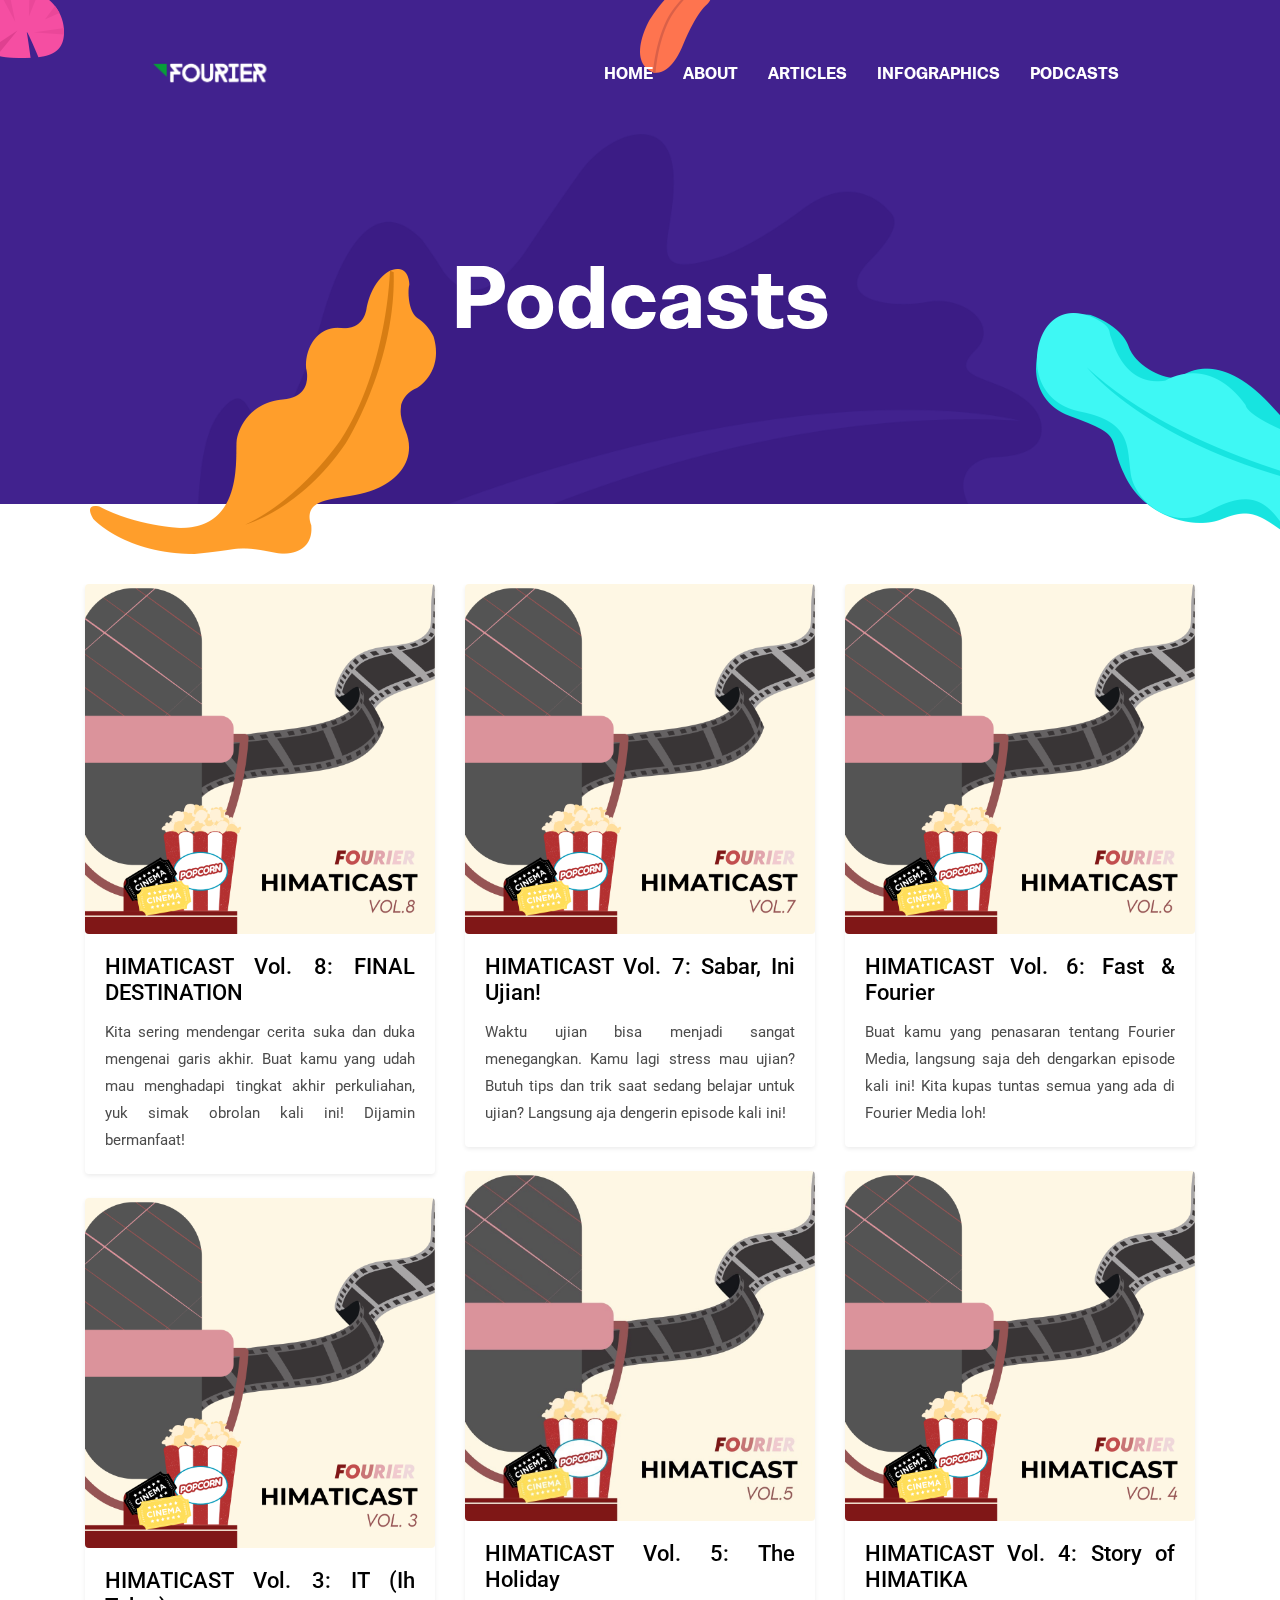
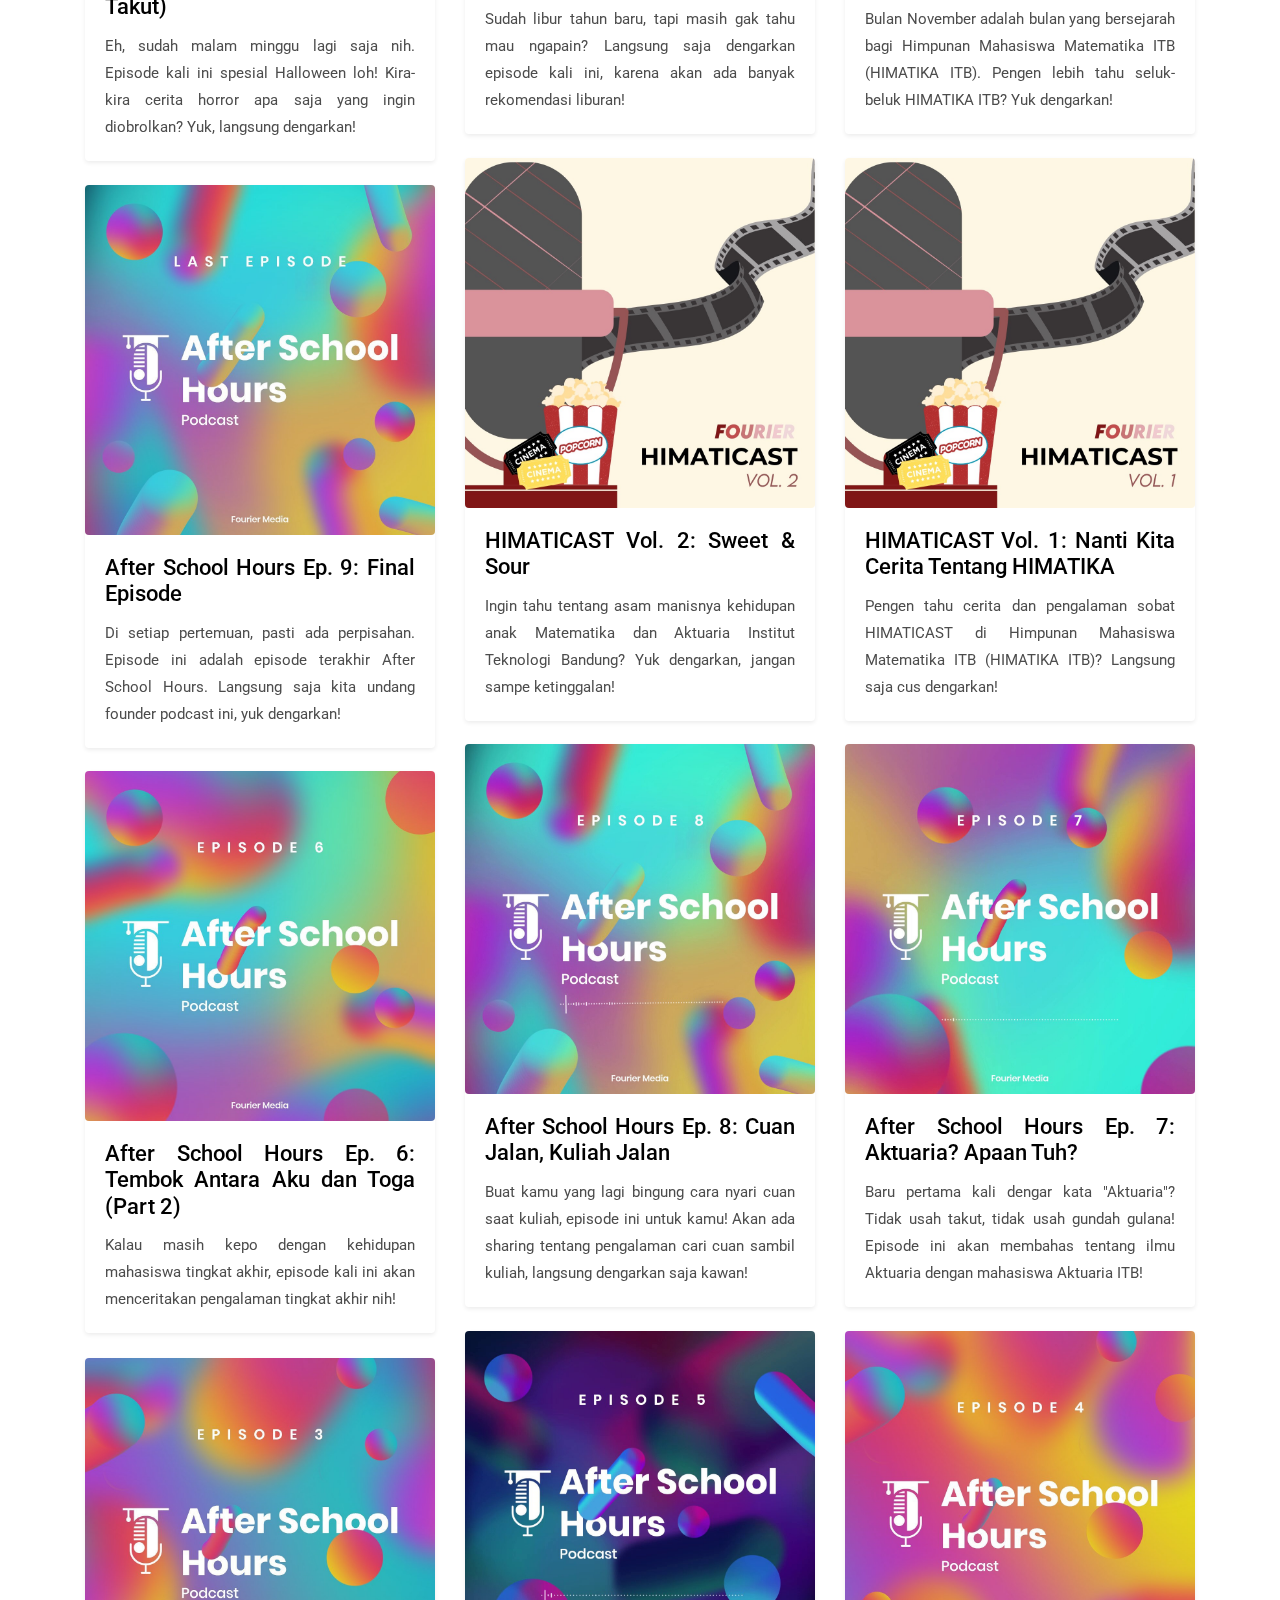
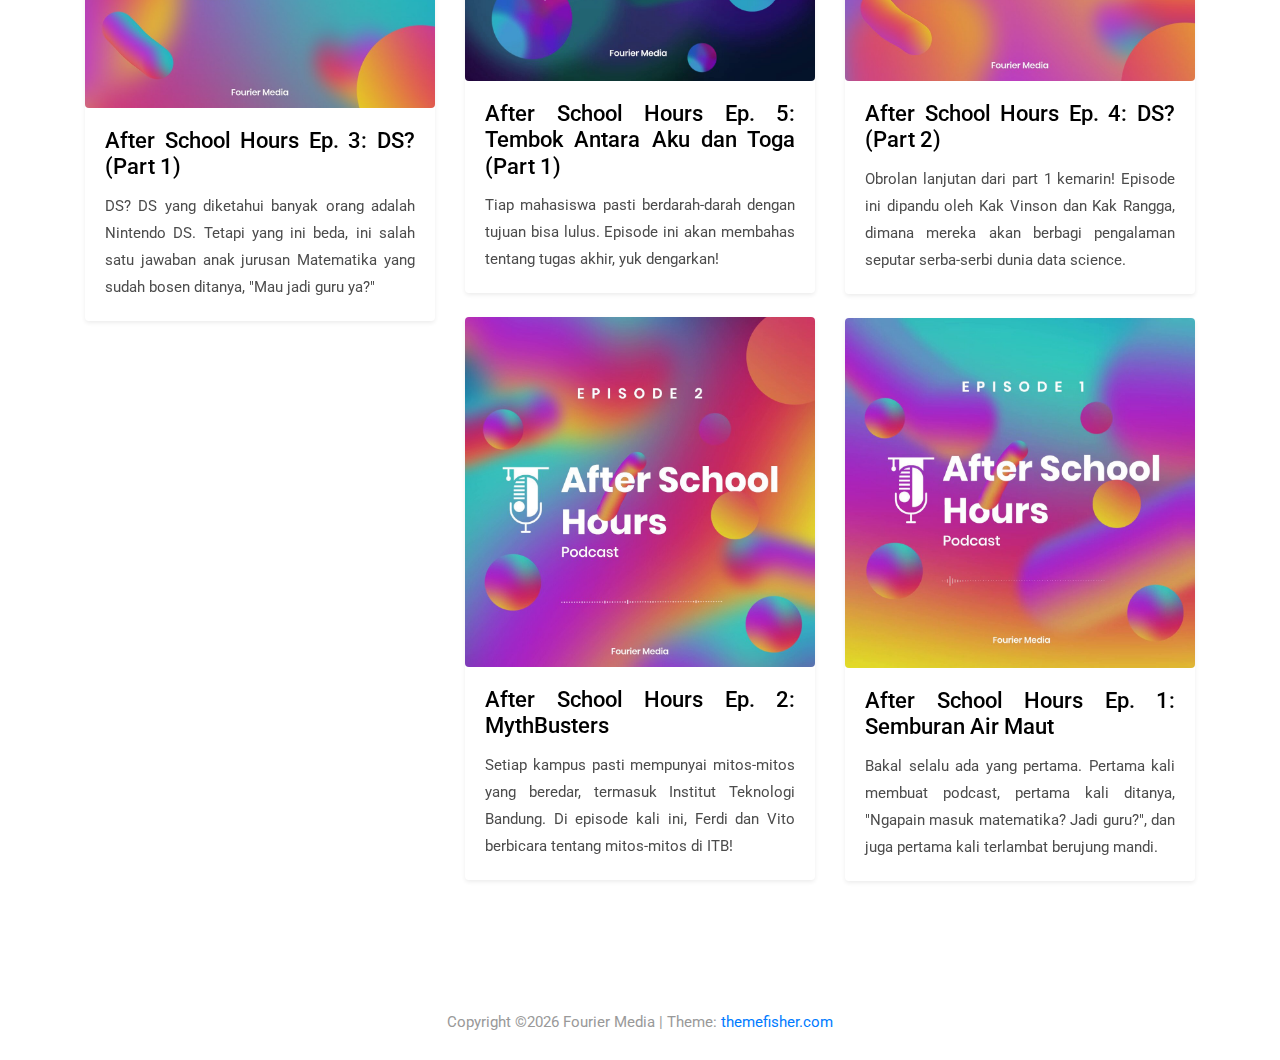
<file: podcast.html>
<!DOCTYPE html>
<html lang="zxx">

<head>
  <meta charset="utf-8">
  <title>Podcasts - Fourier Media</title>

  <!-- mobile specific metas -->
  <meta http-equiv="X-UA-Compatible" content="IE=edge">
  <meta name="viewport" content="width=device-width, initial-scale=1.0, maximum-scale=5.0">
  
  <!-- ** plugins needed for the website ** -->
  <!-- bootstrap -->
  <link rel="stylesheet" href="plugins/bootstrap/bootstrap.min.css">
  <!-- slick slider -->
  <link rel="stylesheet" href="plugins/slick/slick.css">
  <!-- themefy-icon -->
  <link rel="stylesheet" href="plugins/themify-icons/themify-icons.css">

  <!-- main stylesheet -->
  <link href="css/style.css" rel="stylesheet">
  
  <!-- favicon -->
  <link rel="apple-touch-icon" sizes="180x180" href="images/favicon/apple-touch-icon.png">
  <link rel="icon" type="image/png" sizes="32x32" href="images/favicon/favicon-32x32.png">
  <link rel="icon" type="image/png" sizes="16x16" href="images/favicon/favicon-16x16.png">
  <link rel="manifest" href="images/favicon/site.webmanifest">
</head>

<body>
  

<header class="navigation fixed-top">
  <nav class="navbar navbar-expand-lg navbar-dark py-0">
    <a class="navbar-brand font-tertiary h3" href="index.html"><img src="images/logo.png" alt="Fourier" class="img-responsive"></a>
    <button class="navbar-toggler" type="button" data-toggle="collapse" data-target="#navigation"
      aria-controls="navigation" aria-expanded="false" aria-label="Toggle navigation">
      <span class="navbar-toggler-icon"></span>
    </button>

    <div class="collapse navbar-collapse text-center" id="navigation">
      <ul class="navbar-nav ml-auto">
        <li class="nav-item">
          <a class="nav-link" href="index.html">Home</a>
        </li>
        <li class="nav-item">
          <a class="nav-link" href="about.html">About</a>
        </li>
        <li class="nav-item">
          <a class="nav-link" href="medium.html">Articles</a>
        </li>
        <li class="nav-item">
          <a class="nav-link" href="instagram.html">Infographics</a>
        </li>
        <li class="nav-item active">
          <a class="nav-link" href="podcast.html">Podcasts</a>
        </li>
      </ul>
    </div>
  </nav>
</header>

<!-- page title -->
<section class="page-title bg-primary position-relative">
  <div class="container">
    <div class="row">
      <div class="col-12 text-center">
        <h1 class="text-white font-tertiary">Podcasts</h1>
      </div>
    </div>
  </div>
  <!-- background shapes -->
  <img src="images/illustrations/page-title.png" alt="illustrations" class="bg-shape-1 w-100">
  <img src="images/illustrations/leaf-pink-round.png" alt="illustrations" class="bg-shape-2">
  <img src="images/illustrations/leaf-orange.png" alt="illustrations" class="bg-shape-4">
  <img src="images/illustrations/leaf-yellow.png" alt="illustrations" class="bg-shape-5">
  <img src="images/illustrations/leaf-cyan-lg.png" alt="illustrations" class="bg-shape-7">
</section>
<!-- /page title -->

<!-- podcast -->
<section class="section">
  <div class="container">
    <div class="row shuffle-wrapper">
      <div class="col-lg-4 col-6 mb-4 shuffle-item">
        <article class="card shadow-sm text-justify">
          <img class="rounded card-img-top" src="images/podcast/himaticast-ep8.png" alt="podcast-post">
          <div class="card-body">
            <h4 class="card-title"><a class="text-dark" href="https://open.spotify.com/episode/7tzmaxNVH8dVhqKVuFXG61?si=KXXAtotJROqftrQQ4CbQRA" target="_blank" rel="noopener noreferrer">HIMATICAST Vol. 8: FINAL DESTINATION</a>
            </h4>
            <p class="card-text">Kita sering mendengar cerita suka dan duka mengenai garis akhir. Buat kamu yang udah mau menghadapi tingkat akhir perkuliahan, yuk simak obrolan kali ini! Dijamin bermanfaat!
            </p>
          </div>
        </article>
      </div>
      <div class="col-lg-4 col-6 mb-4 shuffle-item">
        <article class="card shadow-sm text-justify">
          <img class="rounded card-img-top" src="images/podcast/himaticast-ep7.png" alt="podcast-post">
          <div class="card-body">
            <h4 class="card-title"><a class="text-dark" href="https://open.spotify.com/episode/7DZWfvBFI3mdXD3Vitbooi" target="_blank" rel="noopener noreferrer">HIMATICAST Vol. 7: Sabar, Ini Ujian!</a>
            </h4>
            <p class="card-text">Waktu ujian bisa menjadi sangat menegangkan. Kamu lagi stress mau ujian? Butuh tips dan trik saat sedang belajar untuk ujian? Langsung aja dengerin episode kali ini!
            </p>
          </div>
        </article>
      </div>
      <div class="col-lg-4 col-6 mb-4 shuffle-item">
        <article class="card shadow-sm text-justify">
          <img class="rounded card-img-top" src="images/podcast/himaticast-ep6.png" alt="podcast-post">
          <div class="card-body">
            <h4 class="card-title"><a class="text-dark" href="https://open.spotify.com/episode/5DUEd30yua2Na8h2TtctXb" target="_blank" rel="noopener noreferrer">HIMATICAST Vol. 6: Fast & Fourier</a>
            </h4>
            <p class="card-text">Buat kamu yang penasaran tentang Fourier Media, langsung saja deh dengarkan episode kali ini! Kita kupas tuntas semua yang ada di Fourier Media loh!
            </p>
          </div>
        </article>
      </div>
      <div class="col-lg-4 col-6 mb-4 shuffle-item">
        <article class="card shadow-sm text-justify">
          <img class="rounded card-img-top" src="images/podcast/himaticast-ep5.jpg" alt="podcast-post">
          <div class="card-body">
            <h4 class="card-title"><a class="text-dark" href="https://open.spotify.com/episode/2L0lKzwBHWfqrCPsvZblBb" target="_blank" rel="noopener noreferrer">HIMATICAST Vol. 5: The Holiday</a>
            </h4>
            <p class="card-text">Sudah libur tahun baru, tapi masih gak tahu mau ngapain? Langsung saja dengarkan episode kali ini, karena akan ada banyak rekomendasi liburan!
            </p>
          </div>
        </article>
      </div>
      <div class="col-lg-4 col-6 mb-4 shuffle-item">
        <article class="card shadow-sm text-justify">
          <img class="rounded card-img-top" src="images/podcast/himaticast-ep4.png" alt="podcast-post">
          <div class="card-body">
            <h4 class="card-title"><a class="text-dark" href="https://open.spotify.com/episode/3wxie4jsiqoZbdBhMKy2mf" target="_blank" rel="noopener noreferrer">HIMATICAST Vol. 4: Story of HIMATIKA</a>
            </h4>
            <p class="card-text">Bulan November adalah bulan yang bersejarah bagi Himpunan Mahasiswa Matematika ITB (HIMATIKA ITB). Pengen lebih tahu seluk-beluk HIMATIKA ITB? Yuk dengarkan!
            </p>
          </div>
        </article>
      </div>
      <div class="col-lg-4 col-6 mb-4 shuffle-item">
        <article class="card shadow-sm text-justify">
          <img class="rounded card-img-top" src="images/podcast/himaticast-ep3.png" alt="podcast-post">
          <div class="card-body">
            <h4 class="card-title"><a class="text-dark" href="https://open.spotify.com/episode/0gUiG1DTUFtZLXcxLbLkl7" target="_blank" rel="noopener noreferrer">HIMATICAST Vol. 3: IT (Ih Takut)</a>
            </h4>
            <p class="card-text">Eh, sudah malam minggu lagi saja nih. Episode kali ini spesial Halloween loh! Kira-kira cerita horror apa saja yang ingin diobrolkan? Yuk, langsung dengarkan!
            </p>
          </div>
        </article>
      </div>
      <div class="col-lg-4 col-6 mb-4 shuffle-item">
        <article class="card shadow-sm text-justify">
          <img class="rounded card-img-top" src="images/podcast/himaticast-ep2.jpg" alt="podcast-post">
          <div class="card-body">
            <h4 class="card-title"><a class="text-dark" href="https://open.spotify.com/episode/7vUo2GIzW1VsX4ZB1bxIVH" target="_blank" rel="noopener noreferrer">HIMATICAST Vol. 2: Sweet & Sour</a>
            </h4>
            <p class="card-text">Ingin tahu tentang asam manisnya kehidupan anak Matematika dan Aktuaria Institut Teknologi Bandung? Yuk dengarkan, jangan sampe ketinggalan!
            </p>
          </div>
        </article>
      </div>
      <div class="col-lg-4 col-6 mb-4 shuffle-item">
        <article class="card shadow-sm text-justify">
          <img class="rounded card-img-top" src="images/podcast/himaticast-ep1.jpg" alt="podcast-post">
          <div class="card-body">
            <h4 class="card-title"><a class="text-dark" href="https://open.spotify.com/episode/1foQhoZzNTIj2tbxMXgqXI" target="_blank" rel="noopener noreferrer">HIMATICAST Vol. 1: Nanti Kita Cerita Tentang HIMATIKA</a>
            </h4>
            <p class="card-text">Pengen tahu cerita dan pengalaman sobat HIMATICAST di Himpunan Mahasiswa Matematika ITB (HIMATIKA ITB)? Langsung saja cus dengarkan!
            </p>
          </div>
        </article>
      </div>
      <div class="col-lg-4 col-6 mb-4 shuffle-item">
        <article class="card shadow-sm text-justify">
          <img class="rounded card-img-top" src="images/podcast/ash-ep9.jpg" alt="podcast-post">
          <div class="card-body">
            <h4 class="card-title"><a class="text-dark" href="https://open.spotify.com/episode/6itkbtiFhHsRiycYNlSWGF" target="_blank" rel="noopener noreferrer">After School Hours Ep. 9: Final Episode</a>
            </h4>
            <p class="card-text">Di setiap pertemuan, pasti ada perpisahan. Episode ini adalah episode terakhir After School Hours. Langsung saja kita undang founder podcast ini, yuk dengarkan!
            </p>
          </div>
        </article>
      </div>
      <div class="col-lg-4 col-6 mb-4 shuffle-item">
        <article class="card shadow-sm text-justify">
          <img class="rounded card-img-top" src="images/podcast/ash-ep8.jpg" alt="podcast-post">
          <div class="card-body">
            <h4 class="card-title"><a class="text-dark" href="https://open.spotify.com/episode/2rL6hFJhzzrl00x9s33W98" target="_blank" rel="noopener noreferrer">After School Hours Ep. 8: Cuan Jalan, Kuliah Jalan</a>
            </h4>
            <p class="card-text">Buat kamu yang lagi bingung cara nyari cuan saat kuliah, episode ini untuk kamu! Akan ada sharing tentang pengalaman cari cuan sambil kuliah, langsung dengarkan saja kawan!
            </p>
          </div>
        </article>
      </div>
      <div class="col-lg-4 col-6 mb-4 shuffle-item">
        <article class="card shadow-sm text-justify">
          <img class="rounded card-img-top" src="images/podcast/ash-ep7.jpg" alt="podcast-post">
          <div class="card-body">
            <h4 class="card-title"><a class="text-dark" href="https://open.spotify.com/episode/5kksmp4Zw8m8EFH1NQbFcb" target="_blank" rel="noopener noreferrer">After School Hours Ep. 7: Aktuaria? Apaan Tuh?</a>
            </h4>
            <p class="card-text">Baru pertama kali dengar kata "Aktuaria"? Tidak usah takut, tidak usah gundah gulana! Episode ini akan membahas tentang ilmu Aktuaria dengan mahasiswa Aktuaria ITB!
            </p>
          </div>
        </article>
      </div>
      <div class="col-lg-4 col-6 mb-4 shuffle-item">
        <article class="card shadow-sm text-justify">
          <img class="rounded card-img-top" src="images/podcast/ash-ep6.jpg" alt="podcast-post">
          <div class="card-body">
            <h4 class="card-title"><a class="text-dark" href="https://open.spotify.com/episode/6WswA2qaCCIaCK2pr8yGcg" target="_blank" rel="noopener noreferrer">After School Hours Ep. 6: Tembok Antara Aku dan Toga (Part 2)</a>
            </h4>
            <p class="card-text">Kalau masih kepo dengan kehidupan mahasiswa tingkat akhir, episode kali ini akan menceritakan pengalaman tingkat akhir nih!
            </p>
          </div>
        </article>
      </div>
      <div class="col-lg-4 col-6 mb-4 shuffle-item">
        <article class="card shadow-sm text-justify">
          <img class="rounded card-img-top" src="images/podcast/ash-ep5.jpg" alt="podcast-post">
          <div class="card-body">
            <h4 class="card-title"><a class="text-dark" href="https://open.spotify.com/episode/3FsTq8ZQ3zVfZ6yI11ef2J" target="_blank" rel="noopener noreferrer">After School Hours Ep. 5: Tembok Antara Aku dan Toga (Part 1)</a>
            </h4>
            <p class="card-text">Tiap mahasiswa pasti berdarah-darah dengan tujuan bisa lulus. Episode ini akan membahas tentang tugas akhir, yuk dengarkan!
            </p>
          </div>
        </article>
      </div>
      <div class="col-lg-4 col-6 mb-4 shuffle-item">
        <article class="card shadow-sm text-justify">
          <img class="rounded card-img-top" src="images/podcast/ash-ep4.jpg" alt="podcast-post">
          <div class="card-body">
            <h4 class="card-title"><a class="text-dark" href="https://open.spotify.com/episode/4QoPeuPpqKiY5cra1WEqOd" target="_blank" rel="noopener noreferrer">After School Hours Ep. 4: DS? (Part 2)</a>
            </h4>
            <p class="card-text">Obrolan lanjutan dari part 1 kemarin! Episode ini dipandu oleh Kak Vinson dan Kak Rangga, dimana mereka akan berbagi pengalaman seputar serba-serbi dunia data science. 
            </p>
          </div>
        </article>
      </div>
      <div class="col-lg-4 col-6 mb-4 shuffle-item">
        <article class="card shadow-sm text-justify">
          <img class="rounded card-img-top" src="images/podcast/ash-ep3.jpg" alt="podcast-post">
          <div class="card-body">
            <h4 class="card-title"><a class="text-dark" href="https://open.spotify.com/episode/6vfZhDwjMArur8HW6Yt2MB" target="_blank" rel="noopener noreferrer">After School Hours Ep. 3: DS? (Part 1)</a>
            </h4>
            <p class="card-text">DS? DS yang diketahui banyak orang adalah Nintendo DS. Tetapi yang ini beda, ini salah satu jawaban anak jurusan Matematika yang sudah bosen ditanya, "Mau jadi guru ya?"
            </p>
          </div>
        </article>
      </div>
      <div class="col-lg-4 col-6 mb-4 shuffle-item">
        <article class="card shadow-sm text-justify">
          <img class="rounded card-img-top" src="images/podcast/ash-ep2.jpg" alt="podcast-post">
          <div class="card-body">
            <h4 class="card-title"><a class="text-dark" href="https://open.spotify.com/episode/60jz0UALeB8X6XZE13MCJ8" target="_blank" rel="noopener noreferrer">After School Hours Ep. 2: MythBusters</a>
            </h4>
            <p class="card-text">Setiap kampus pasti mempunyai mitos-mitos yang beredar, termasuk Institut Teknologi Bandung. Di episode kali ini, Ferdi dan Vito berbicara tentang mitos-mitos di ITB!
            </p>
          </div>
        </article>
      </div>
      <div class="col-lg-4 col-6 mb-4 shuffle-item">
        <article class="card shadow-sm text-justify">
          <img class="rounded card-img-top" src="images/podcast/ash-ep1.jpg" alt="podcast-post">
          <div class="card-body">
            <h4 class="card-title"><a class="text-dark" href="https://open.spotify.com/episode/0ShJG6bXadjRAKQfBBUJ7v" target="_blank" rel="noopener noreferrer">After School Hours Ep. 1: Semburan Air Maut</a>
            </h4>
            <p class="card-text">Bakal selalu ada yang pertama. Pertama kali membuat podcast, pertama kali ditanya, "Ngapain masuk matematika? Jadi guru?", dan juga pertama kali terlambat berujung mandi.
            </p>
          </div>
        </article>
      </div>
    </div>
  </div>
</section>
<!-- /podcast -->

<!-- footer -->
<footer class="footer-section">
  <div class="text-center border-dark py-4">
    <p class="mb-0 text-light">Copyright ©<script>
        var CurrentYear = new Date().getFullYear()
        document.write(CurrentYear)
      </script> Fourier Media | Theme: <a href="https://themefisher.com" target="_blank" rel="noopener noreferrer">themefisher.com</a></p>
  </div>
</footer>
<!-- /footer -->

<!-- jQuery -->
<script src="plugins/jQuery/jquery.min.js"></script>
<!-- bootstrap JS -->
<script src="plugins/bootstrap/bootstrap.min.js"></script>
<!-- slick slider -->
<script src="plugins/slick/slick.min.js"></script>
<!-- filter -->
<script src="plugins/shuffle/shuffle.min.js"></script>

<!-- main script -->
<script src="js/script.js"></script>

</body>
</html>
</file>
<file: plugins/themify-icons/themify-icons.css>
@font-face{font-family:themify;src:url(fonts/themify.eot?-fvbane);src:url(fonts/themify.eot?#iefix-fvbane) format('embedded-opentype'),url(fonts/themify.woff?-fvbane) format('woff'),url(fonts/themify.ttf?-fvbane) format('truetype'),url(fonts/themify.svg?-fvbane#themify) format('svg');font-weight:400;font-style:normal}[class*=" ti-"],[class^=ti-]{font-family:themify;speak:none;font-style:normal;font-weight:400;font-variant:normal;text-transform:none;line-height:1;-webkit-font-smoothing:antialiased;-moz-osx-font-smoothing:grayscale}.ti-wand:before{content:"\e600"}.ti-volume:before{content:"\e601"}.ti-user:before{content:"\e602"}.ti-unlock:before{content:"\e603"}.ti-unlink:before{content:"\e604"}.ti-trash:before{content:"\e605"}.ti-thought:before{content:"\e606"}.ti-target:before{content:"\e607"}.ti-tag:before{content:"\e608"}.ti-tablet:before{content:"\e609"}.ti-star:before{content:"\e60a"}.ti-spray:before{content:"\e60b"}.ti-signal:before{content:"\e60c"}.ti-shopping-cart:before{content:"\e60d"}.ti-shopping-cart-full:before{content:"\e60e"}.ti-settings:before{content:"\e60f"}.ti-search:before{content:"\e610"}.ti-zoom-in:before{content:"\e611"}.ti-zoom-out:before{content:"\e612"}.ti-cut:before{content:"\e613"}.ti-ruler:before{content:"\e614"}.ti-ruler-pencil:before{content:"\e615"}.ti-ruler-alt:before{content:"\e616"}.ti-bookmark:before{content:"\e617"}.ti-bookmark-alt:before{content:"\e618"}.ti-reload:before{content:"\e619"}.ti-plus:before{content:"\e61a"}.ti-pin:before{content:"\e61b"}.ti-pencil:before{content:"\e61c"}.ti-pencil-alt:before{content:"\e61d"}.ti-paint-roller:before{content:"\e61e"}.ti-paint-bucket:before{content:"\e61f"}.ti-na:before{content:"\e620"}.ti-mobile:before{content:"\e621"}.ti-minus:before{content:"\e622"}.ti-medall:before{content:"\e623"}.ti-medall-alt:before{content:"\e624"}.ti-marker:before{content:"\e625"}.ti-marker-alt:before{content:"\e626"}.ti-arrow-up:before{content:"\e627"}.ti-arrow-right:before{content:"\e628"}.ti-arrow-left:before{content:"\e629"}.ti-arrow-down:before{content:"\e62a"}.ti-lock:before{content:"\e62b"}.ti-location-arrow:before{content:"\e62c"}.ti-link:before{content:"\e62d"}.ti-layout:before{content:"\e62e"}.ti-layers:before{content:"\e62f"}.ti-layers-alt:before{content:"\e630"}.ti-key:before{content:"\e631"}.ti-import:before{content:"\e632"}.ti-image:before{content:"\e633"}.ti-heart:before{content:"\e634"}.ti-heart-broken:before{content:"\e635"}.ti-hand-stop:before{content:"\e636"}.ti-hand-open:before{content:"\e637"}.ti-hand-drag:before{content:"\e638"}.ti-folder:before{content:"\e639"}.ti-flag:before{content:"\e63a"}.ti-flag-alt:before{content:"\e63b"}.ti-flag-alt-2:before{content:"\e63c"}.ti-eye:before{content:"\e63d"}.ti-export:before{content:"\e63e"}.ti-exchange-vertical:before{content:"\e63f"}.ti-desktop:before{content:"\e640"}.ti-cup:before{content:"\e641"}.ti-crown:before{content:"\e642"}.ti-comments:before{content:"\e643"}.ti-comment:before{content:"\e644"}.ti-comment-alt:before{content:"\e645"}.ti-close:before{content:"\e646"}.ti-clip:before{content:"\e647"}.ti-angle-up:before{content:"\e648"}.ti-angle-right:before{content:"\e649"}.ti-angle-left:before{content:"\e64a"}.ti-angle-down:before{content:"\e64b"}.ti-check:before{content:"\e64c"}.ti-check-box:before{content:"\e64d"}.ti-camera:before{content:"\e64e"}.ti-announcement:before{content:"\e64f"}.ti-brush:before{content:"\e650"}.ti-briefcase:before{content:"\e651"}.ti-bolt:before{content:"\e652"}.ti-bolt-alt:before{content:"\e653"}.ti-blackboard:before{content:"\e654"}.ti-bag:before{content:"\e655"}.ti-move:before{content:"\e656"}.ti-arrows-vertical:before{content:"\e657"}.ti-arrows-horizontal:before{content:"\e658"}.ti-fullscreen:before{content:"\e659"}.ti-arrow-top-right:before{content:"\e65a"}.ti-arrow-top-left:before{content:"\e65b"}.ti-arrow-circle-up:before{content:"\e65c"}.ti-arrow-circle-right:before{content:"\e65d"}.ti-arrow-circle-left:before{content:"\e65e"}.ti-arrow-circle-down:before{content:"\e65f"}.ti-angle-double-up:before{content:"\e660"}.ti-angle-double-right:before{content:"\e661"}.ti-angle-double-left:before{content:"\e662"}.ti-angle-double-down:before{content:"\e663"}.ti-zip:before{content:"\e664"}.ti-world:before{content:"\e665"}.ti-wheelchair:before{content:"\e666"}.ti-view-list:before{content:"\e667"}.ti-view-list-alt:before{content:"\e668"}.ti-view-grid:before{content:"\e669"}.ti-uppercase:before{content:"\e66a"}.ti-upload:before{content:"\e66b"}.ti-underline:before{content:"\e66c"}.ti-truck:before{content:"\e66d"}.ti-timer:before{content:"\e66e"}.ti-ticket:before{content:"\e66f"}.ti-thumb-up:before{content:"\e670"}.ti-thumb-down:before{content:"\e671"}.ti-text:before{content:"\e672"}.ti-stats-up:before{content:"\e673"}.ti-stats-down:before{content:"\e674"}.ti-split-v:before{content:"\e675"}.ti-split-h:before{content:"\e676"}.ti-smallcap:before{content:"\e677"}.ti-shine:before{content:"\e678"}.ti-shift-right:before{content:"\e679"}.ti-shift-left:before{content:"\e67a"}.ti-shield:before{content:"\e67b"}.ti-notepad:before{content:"\e67c"}.ti-server:before{content:"\e67d"}.ti-quote-right:before{content:"\e67e"}.ti-quote-left:before{content:"\e67f"}.ti-pulse:before{content:"\e680"}.ti-printer:before{content:"\e681"}.ti-power-off:before{content:"\e682"}.ti-plug:before{content:"\e683"}.ti-pie-chart:before{content:"\e684"}.ti-paragraph:before{content:"\e685"}.ti-panel:before{content:"\e686"}.ti-package:before{content:"\e687"}.ti-music:before{content:"\e688"}.ti-music-alt:before{content:"\e689"}.ti-mouse:before{content:"\e68a"}.ti-mouse-alt:before{content:"\e68b"}.ti-money:before{content:"\e68c"}.ti-microphone:before{content:"\e68d"}.ti-menu:before{content:"\e68e"}.ti-menu-alt:before{content:"\e68f"}.ti-map:before{content:"\e690"}.ti-map-alt:before{content:"\e691"}.ti-loop:before{content:"\e692"}.ti-location-pin:before{content:"\e693"}.ti-list:before{content:"\e694"}.ti-light-bulb:before{content:"\e695"}.ti-Italic:before{content:"\e696"}.ti-info:before{content:"\e697"}.ti-infinite:before{content:"\e698"}.ti-id-badge:before{content:"\e699"}.ti-hummer:before{content:"\e69a"}.ti-home:before{content:"\e69b"}.ti-help:before{content:"\e69c"}.ti-headphone:before{content:"\e69d"}.ti-harddrives:before{content:"\e69e"}.ti-harddrive:before{content:"\e69f"}.ti-gift:before{content:"\e6a0"}.ti-game:before{content:"\e6a1"}.ti-filter:before{content:"\e6a2"}.ti-files:before{content:"\e6a3"}.ti-file:before{content:"\e6a4"}.ti-eraser:before{content:"\e6a5"}.ti-envelope:before{content:"\e6a6"}.ti-download:before{content:"\e6a7"}.ti-direction:before{content:"\e6a8"}.ti-direction-alt:before{content:"\e6a9"}.ti-dashboard:before{content:"\e6aa"}.ti-control-stop:before{content:"\e6ab"}.ti-control-shuffle:before{content:"\e6ac"}.ti-control-play:before{content:"\e6ad"}.ti-control-pause:before{content:"\e6ae"}.ti-control-forward:before{content:"\e6af"}.ti-control-backward:before{content:"\e6b0"}.ti-cloud:before{content:"\e6b1"}.ti-cloud-up:before{content:"\e6b2"}.ti-cloud-down:before{content:"\e6b3"}.ti-clipboard:before{content:"\e6b4"}.ti-car:before{content:"\e6b5"}.ti-calendar:before{content:"\e6b6"}.ti-book:before{content:"\e6b7"}.ti-bell:before{content:"\e6b8"}.ti-basketball:before{content:"\e6b9"}.ti-bar-chart:before{content:"\e6ba"}.ti-bar-chart-alt:before{content:"\e6bb"}.ti-back-right:before{content:"\e6bc"}.ti-back-left:before{content:"\e6bd"}.ti-arrows-corner:before{content:"\e6be"}.ti-archive:before{content:"\e6bf"}.ti-anchor:before{content:"\e6c0"}.ti-align-right:before{content:"\e6c1"}.ti-align-left:before{content:"\e6c2"}.ti-align-justify:before{content:"\e6c3"}.ti-align-center:before{content:"\e6c4"}.ti-alert:before{content:"\e6c5"}.ti-alarm-clock:before{content:"\e6c6"}.ti-agenda:before{content:"\e6c7"}.ti-write:before{content:"\e6c8"}.ti-window:before{content:"\e6c9"}.ti-widgetized:before{content:"\e6ca"}.ti-widget:before{content:"\e6cb"}.ti-widget-alt:before{content:"\e6cc"}.ti-wallet:before{content:"\e6cd"}.ti-video-clapper:before{content:"\e6ce"}.ti-video-camera:before{content:"\e6cf"}.ti-vector:before{content:"\e6d0"}.ti-themify-logo:before{content:"\e6d1"}.ti-themify-favicon:before{content:"\e6d2"}.ti-themify-favicon-alt:before{content:"\e6d3"}.ti-support:before{content:"\e6d4"}.ti-stamp:before{content:"\e6d5"}.ti-split-v-alt:before{content:"\e6d6"}.ti-slice:before{content:"\e6d7"}.ti-shortcode:before{content:"\e6d8"}.ti-shift-right-alt:before{content:"\e6d9"}.ti-shift-left-alt:before{content:"\e6da"}.ti-ruler-alt-2:before{content:"\e6db"}.ti-receipt:before{content:"\e6dc"}.ti-pin2:before{content:"\e6dd"}.ti-pin-alt:before{content:"\e6de"}.ti-pencil-alt2:before{content:"\e6df"}.ti-palette:before{content:"\e6e0"}.ti-more:before{content:"\e6e1"}.ti-more-alt:before{content:"\e6e2"}.ti-microphone-alt:before{content:"\e6e3"}.ti-magnet:before{content:"\e6e4"}.ti-line-double:before{content:"\e6e5"}.ti-line-dotted:before{content:"\e6e6"}.ti-line-dashed:before{content:"\e6e7"}.ti-layout-width-full:before{content:"\e6e8"}.ti-layout-width-default:before{content:"\e6e9"}.ti-layout-width-default-alt:before{content:"\e6ea"}.ti-layout-tab:before{content:"\e6eb"}.ti-layout-tab-window:before{content:"\e6ec"}.ti-layout-tab-v:before{content:"\e6ed"}.ti-layout-tab-min:before{content:"\e6ee"}.ti-layout-slider:before{content:"\e6ef"}.ti-layout-slider-alt:before{content:"\e6f0"}.ti-layout-sidebar-right:before{content:"\e6f1"}.ti-layout-sidebar-none:before{content:"\e6f2"}.ti-layout-sidebar-left:before{content:"\e6f3"}.ti-layout-placeholder:before{content:"\e6f4"}.ti-layout-menu:before{content:"\e6f5"}.ti-layout-menu-v:before{content:"\e6f6"}.ti-layout-menu-separated:before{content:"\e6f7"}.ti-layout-menu-full:before{content:"\e6f8"}.ti-layout-media-right-alt:before{content:"\e6f9"}.ti-layout-media-right:before{content:"\e6fa"}.ti-layout-media-overlay:before{content:"\e6fb"}.ti-layout-media-overlay-alt:before{content:"\e6fc"}.ti-layout-media-overlay-alt-2:before{content:"\e6fd"}.ti-layout-media-left-alt:before{content:"\e6fe"}.ti-layout-media-left:before{content:"\e6ff"}.ti-layout-media-center-alt:before{content:"\e700"}.ti-layout-media-center:before{content:"\e701"}.ti-layout-list-thumb:before{content:"\e702"}.ti-layout-list-thumb-alt:before{content:"\e703"}.ti-layout-list-post:before{content:"\e704"}.ti-layout-list-large-image:before{content:"\e705"}.ti-layout-line-solid:before{content:"\e706"}.ti-layout-grid4:before{content:"\e707"}.ti-layout-grid3:before{content:"\e708"}.ti-layout-grid2:before{content:"\e709"}.ti-layout-grid2-thumb:before{content:"\e70a"}.ti-layout-cta-right:before{content:"\e70b"}.ti-layout-cta-left:before{content:"\e70c"}.ti-layout-cta-center:before{content:"\e70d"}.ti-layout-cta-btn-right:before{content:"\e70e"}.ti-layout-cta-btn-left:before{content:"\e70f"}.ti-layout-column4:before{content:"\e710"}.ti-layout-column3:before{content:"\e711"}.ti-layout-column2:before{content:"\e712"}.ti-layout-accordion-separated:before{content:"\e713"}.ti-layout-accordion-merged:before{content:"\e714"}.ti-layout-accordion-list:before{content:"\e715"}.ti-ink-pen:before{content:"\e716"}.ti-info-alt:before{content:"\e717"}.ti-help-alt:before{content:"\e718"}.ti-headphone-alt:before{content:"\e719"}.ti-hand-point-up:before{content:"\e71a"}.ti-hand-point-right:before{content:"\e71b"}.ti-hand-point-left:before{content:"\e71c"}.ti-hand-point-down:before{content:"\e71d"}.ti-gallery:before{content:"\e71e"}.ti-face-smile:before{content:"\e71f"}.ti-face-sad:before{content:"\e720"}.ti-credit-card:before{content:"\e721"}.ti-control-skip-forward:before{content:"\e722"}.ti-control-skip-backward:before{content:"\e723"}.ti-control-record:before{content:"\e724"}.ti-control-eject:before{content:"\e725"}.ti-comments-smiley:before{content:"\e726"}.ti-brush-alt:before{content:"\e727"}.ti-youtube:before{content:"\e728"}.ti-vimeo:before{content:"\e729"}.ti-twitter:before{content:"\e72a"}.ti-time:before{content:"\e72b"}.ti-tumblr:before{content:"\e72c"}.ti-skype:before{content:"\e72d"}.ti-share:before{content:"\e72e"}.ti-share-alt:before{content:"\e72f"}.ti-rocket:before{content:"\e730"}.ti-pinterest:before{content:"\e731"}.ti-new-window:before{content:"\e732"}.ti-microsoft:before{content:"\e733"}.ti-list-ol:before{content:"\e734"}.ti-linkedin:before{content:"\e735"}.ti-layout-sidebar-2:before{content:"\e736"}.ti-layout-grid4-alt:before{content:"\e737"}.ti-layout-grid3-alt:before{content:"\e738"}.ti-layout-grid2-alt:before{content:"\e739"}.ti-layout-column4-alt:before{content:"\e73a"}.ti-layout-column3-alt:before{content:"\e73b"}.ti-layout-column2-alt:before{content:"\e73c"}.ti-instagram:before{content:"\e73d"}.ti-google:before{content:"\e73e"}.ti-github:before{content:"\e73f"}.ti-flickr:before{content:"\e740"}.ti-facebook:before{content:"\e741"}.ti-dropbox:before{content:"\e742"}.ti-dribbble:before{content:"\e743"}.ti-apple:before{content:"\e744"}.ti-android:before{content:"\e745"}.ti-save:before{content:"\e746"}.ti-save-alt:before{content:"\e747"}.ti-yahoo:before{content:"\e748"}.ti-wordpress:before{content:"\e749"}.ti-vimeo-alt:before{content:"\e74a"}.ti-twitter-alt:before{content:"\e74b"}.ti-tumblr-alt:before{content:"\e74c"}.ti-trello:before{content:"\e74d"}.ti-stack-overflow:before{content:"\e74e"}.ti-soundcloud:before{content:"\e74f"}.ti-sharethis:before{content:"\e750"}.ti-sharethis-alt:before{content:"\e751"}.ti-reddit:before{content:"\e752"}.ti-pinterest-alt:before{content:"\e753"}.ti-microsoft-alt:before{content:"\e754"}.ti-linux:before{content:"\e755"}.ti-jsfiddle:before{content:"\e756"}.ti-joomla:before{content:"\e757"}.ti-html5:before{content:"\e758"}.ti-flickr-alt:before{content:"\e759"}.ti-email:before{content:"\e75a"}.ti-drupal:before{content:"\e75b"}.ti-dropbox-alt:before{content:"\e75c"}.ti-css3:before{content:"\e75d"}.ti-rss:before{content:"\e75e"}.ti-rss-alt:before{content:"\e75f"}
</file>
<file: css/style.css>
/*  typography */
@import url("https://fonts.googleapis.com/css?family=Lato:300,400|Roboto:300,400,500,700");
@font-face {
  font-family: 'BwNistaInt-xBd';
  src: url("../plugins/fonts/BwNistaInt-xBd.woff") format("woff");
  font-style: normal;
  font-display: swap;
}

body {
  line-height: 1.2;
  font-family: "Roboto", sans-serif;
  -webkit-font-smoothing: antialiased;
  font-size: 15px;
  color: #4c4c4c;
}

p, .paragraph {
  font-weight: 400;
  color: #4c4c4c;
  font-size: 15px;
  line-height: 1.8;
  font-family: "Roboto", sans-serif;
}

p-lg, .paragraph-lg {
  font-size: 22px;
}

h1, h2, h3, h4, h5, h6 {
  color: #000;
  font-family: "Lato", 400;
  line-height: 1.2;
}

h1, .h1 {
  font-size: 80px;
}

@media (max-width: 991px) {
  h1, .h1 {
    font-size: 65px;
  }
}

h2, .h2 {
  font-size: 60px;
}

@media (max-width: 991px) {
  h2, .h2 {
    font-size: 50px;
  }
}

h3, .h3 {
  font-size: 40px;
}

h4, .h4 {
  font-size: 22px;
}

h5, .h5 {
  font-size: 18px;
}

h6, .h6 {
  font-size: 14px;
}

/* Button style */
.btn {
  font-size: 22px;
  font-family: "Lato", 400;
  text-transform: capitalize;
  padding: 16px 44px;
  border-radius: 5px;
  font-weight: 600;
  border: 0;
  position: relative;
  z-index: 1;
  transition: .2s ease;
}

.about-btn {
  font-size: 18px;
  font-family: "Lato", 400;
  text-transform: capitalize;
  padding: 16px 44px;
  border-radius: 5px;
  font-weight: 600;
  border: 0;
  position: relative;
  z-index: 1;
  transition: .2s ease;
  margin-bottom: 20px;
}

.btn:focus {
  outline: 0;
  box-shadow: none !important;
}

.btn:active {
  box-shadow: none;
}

.btn-sm {
  font-size: 15px;
  padding: 10px 30px;
}

.btn-xs {
  padding: 5px 10px;
  font-size: 15px;
}

.btn-primary {
  background: #41228e;
  color: #fff;
}

.btn-primary:active {
  background: #542cb7 !important;
}

.btn-primary:hover {
  background: #542cb7;
}

.btn-primary.focus, .btn-primary.active {
  background: #542cb7 !important;
  box-shadow: none !important;
}

.btn-transparent {
  background: transparent;
  color: #41228e;
  font-weight: bold;
}

.btn-transparent:active, .btn-transparent:hover {
  color: #41228e;
}

body {
  background-color: #fff;
  overflow-x: hidden;
}

::-moz-selection {
  background: #542cb7;
  color: #fff;
}

::selection {
  background: #542cb7;
  color: #fff;
}

/* preloader */
.preloader {
  position: fixed;
  top: 0;
  left: 0;
  right: 0;
  bottom: 0;
  background-color: #fff;
  z-index: 999;
  display: flex;
  align-items: center;
  justify-content: center;
}

ol,
ul {
  list-style-type: disc;
  margin: 0px;
}

img {
  vertical-align: middle;
  border: 0;
}

a,
a:hover,
a:focus {
  text-decoration: none;
}

a,
button,
select {
  cursor: pointer;
  transition: .2s ease;
}

a:focus,
button:focus,
select:focus {
  outline: 0;
}

a.text-dark:hover {
  color: #41228e !important;
}

a:hover {
  color: #41228e;
}

.slick-slide {
  outline: 0;
}

.section {
  padding-top: 80px;
  padding-bottom: 80px;
}

.section-title {
  margin-bottom: 80px;
  font-family: "BwNistaInt-xBd";
}

.about-section-title {
  margin-bottom: 30px;
  font-family: "BwNistaInt-xBd";
}

.bg-cover {
  background-size: cover;
  background-position: center center;
  background-repeat: no-repeat;
}

/* overlay */
.overlay {
  position: relative;
}

.overlay::before {
  position: absolute;
  content: '';
  height: 100%;
  width: 100%;
  top: 0;
  left: 0;
  background: #000;
  opacity: .5;
}

.outline-0 {
  outline: 0 !important;
}

.d-unset {
  display: unset !important;
}

.bg-primary {
  background: #41228e !important;
}

.bg-gray {
  background: #eaeaea !important;
}

.text-primary {
  color: #41228e !important;
}

.text-color {
  color: #4c4c4c;
}

.text-dark {
  color: #000 !important;
}

.text-light {
  color: #999999 !important;
}

.mb-10 {
  margin-bottom: 10px !important;
}

.mb-20 {
  margin-bottom: 20px !important;
}

.mb-30 {
  margin-bottom: 30px !important;
}

.mb-40 {
  margin-bottom: 40px !important;
}

.mb-50 {
  margin-bottom: 50px !important;
}

.mb-60 {
  margin-bottom: 60px !important;
}

.mb-70 {
  margin-bottom: 70px !important;
}

.mb-80 {
  margin-bottom: 80px !important;
}

.mb-90 {
  margin-bottom: 90px !important;
}

.mb-100 {
  margin-bottom: 100px !important;
}

.zindex-1 {
  z-index: 1;
}

.rounded-lg {
  border-radius: 15px;
}

.overflow-hidden {
  overflow: hidden;
}

.font-secondary {
  font-family: "Lato" !important;
}

.font-tertiary {
  font-family: "BwNistaInt-xBd" !important;
}

.shadow {
  box-shadow: 0px 18px 39.1px 6.9px rgba(224, 241, 255, 0.34) !important;
}

.bg-dark {
  background-color: #222222 !important;
}

/* icon */
.icon {
  font-size: 45px;
}

.icon-bg {
  height: 100px;
  width: 100px;
  line-height: 100px;
  text-align: center;
}

.icon-light {
  color: #c8d5ef;
}

/* /icon */
/* slick slider */
.slick-dots {
  text-align: center;
  padding-left: 0;
}

.slick-dots li {
  display: inline-block;
  margin: 2px;
}

.slick-dots li.slick-active button {
  background: #fff;
  width: 25px;
}

.slick-dots li button {
  height: 6px;
  width: 12px;
  background: rgba(255, 255, 255, 0.5);
  color: transparent;
  border-radius: 10px;
  overflow: hidden;
  transition: .2s ease;
  border: 0;
}

/* /slick slider */
/* form */
.form-control {
  border: 0;
  border-radius: 0;
  border-bottom: 1px solid #c7c7c7;
  height: 60px;
}

.form-control:focus {
  border-color: #41228e;
  outline: 0;
  box-shadow: none !important;
}

textarea.form-control {
  height: 120px;
}

/* /form */
/* card */
.card {
  border: 0;
}

.card-header {
  border: 0;
}

.card-footer {
  border: 0;
}

/* /card */
.navigation {
  padding: 40px 130px;
  transition: .3s ease;
}

/* Resize images */
.navbar-brand img {
  max-width: 130px;
  height: auto;
}

.navigation.nav-bg {
  background-color: #41228e;
  padding: 15px 100px;
}

@media (max-width: 991px) {
  .navigation.nav-bg {
    padding: 15px 20px;
  }
}

@media (max-width: 991px) {
  .navigation {
    padding: 20px;
    background: #41228e;
  }
}

.navbar .nav-item .nav-link {
  font-family: "BwNistaInt-xBd";
  text-transform: uppercase;
  padding: 15px;
}

.navbar .nav-item.active {
  font-weight: bold;
}

.navbar-dark .navbar-nav .nav-link {
  color: #fff;
}

.hero-area {
  padding: 300px 0 200px;
  position: relative;
}

@media (max-width: 767px) {
  .hero-area {
    padding: 250px 0 150px;
    overflow: hidden;
  }
}

.hero-area h1 {
  position: relative;
  z-index: 2;
}

.layer {
  position: absolute;
  z-index: 1;
}

#l1 {
  bottom: 0;
  left: 0;
}

#l2 {
  top: 190px;
  left: -250px;
}

#l3 {
  top: 200px;
  left: 40%;
}

#l4 {
  top: 200px;
  right: 40%;
}

#l5 {
  top: 100px;
  right: -150px;
}

#l6 {
  bottom: -20px;
  left: 10%;
}

#l7 {
  bottom: 100px;
  left: 20%;
}

#l8 {
  bottom: 160px;
  right: 45%;
}

#l9 {
  bottom: 100px;
  right: -10px;
}

.layer-bg {
  position: absolute;
  bottom: 0;
  left: 0;
}

/* skills */
.progress-wrapper {
  height: 130px;
  overflow: hidden;
}

.wave {
  position: absolute;
  width: 100%;
  height: 100%;
}

.wave::before, .wave::after {
  content: "";
  position: absolute;
  width: 800px;
  height: 800px;
  bottom: 0;
  left: 50%;
  background-color: rgba(255, 255, 255, 0.4);
  border-radius: 45%;
  -webkit-transform: translateX(-50%) rotate(0);
  transform: translateX(-50%) rotate(0);
  -webkit-animation: rotate 6s linear infinite;
  animation: rotate 6s linear infinite;
  z-index: 10;
}

.wave::after {
  border-radius: 47%;
  background-color: rgba(255, 255, 255, 0.9);
  -webkit-transform: translateX(-50%) rotate(0);
  transform: translateX(-50%) rotate(0);
  -webkit-animation: rotate 10s linear -5s infinite;
  animation: rotate 10s linear -5s infinite;
  z-index: 20;
}

@-webkit-keyframes rotate {
  50% {
    -webkit-transform: translateX(-50%) rotate(180deg);
    transform: translateX(-50%) rotate(180deg);
  }
  100% {
    -webkit-transform: translateX(-50%) rotate(360deg);
    transform: translateX(-50%) rotate(360deg);
  }
}

@keyframes rotate {
  50% {
    -webkit-transform: translateX(-50%) rotate(180deg);
    transform: translateX(-50%) rotate(180deg);
  }
  100% {
    -webkit-transform: translateX(-50%) rotate(360deg);
    transform: translateX(-50%) rotate(360deg);
  }
}

/* /skills */
/* education */
.edu-bg-image {
  position: absolute;
  left: 0;
  top: -300px;
  z-index: -1;
}

/* /education */
/* service */
.hover-bg-primary {
  transition: .3s ease;
}

.hover-bg-primary:hover {
  background: #41228e;
}

.hover-bg-primary:hover * {
  color: #fff;
}

.active-bg-primary {
  transition: .3s ease;
  background: #41228e;
}

.active-bg-primary * {
  color: #fff;
}

.hover-shadow {
  transition: .2s ease;
}

.hover-shadow:hover {
  box-shadow: 0px 18px 40px 8px rgba(224, 241, 255, 0.54) !important;
}

/* /service */
/* portfolio */
.hover-wrapper {
  overflow: hidden;
}

.hover-wrapper img {
  transition: .3s ease;
  -webkit-transform: scale(1.1);
  transform: scale(1.1);
}

.hover-wrapper:hover img {
  -webkit-transform: scale(1);
  transform: scale(1);
}

.hover-wrapper:hover .hover-overlay {
  opacity: 1;
  visibility: visible;
}

.hover-overlay {
  position: absolute;
  height: 100%;
  width: 100%;
  border-radius: inherit;
  top: 0;
  left: 0;
  background: rgba(0, 0, 0, 0.3);
  opacity: 0;
  visibility: hidden;
  transition: .3s ease;
}

.hover-content {
  position: absolute;
  top: 50%;
  -webkit-transform: translateY(-50%);
  transform: translateY(-50%);
  left: 0;
  right: 0;
  text-align: center;
}

/* /portfolio */
/* testimonial */
.testimonial-content strong {
  color: #2bfdff;
  font-weight: normal;
}

.testimonial-bg-shapes .container {
  position: relative;
  z-index: 1;
}

.testimonial-bg-shapes .bg-map {
  position: absolute;
  left: 50%;
  top: 50%;
  -webkit-transform: translate(-50%, -50%);
  transform: translate(-50%, -50%);
}

.testimonial-bg-shapes .bg-shape-1 {
  position: absolute;
  left: 100px;
  top: -50px;
}

.testimonial-bg-shapes .bg-shape-2 {
  position: absolute;
  right: 150px;
  top: 50px;
}

.testimonial-bg-shapes .bg-shape-3 {
  position: absolute;
  right: 50px;
  top: 200px;
}

.testimonial-bg-shapes .bg-shape-4 {
  position: absolute;
  left: 100px;
  bottom: 200px;
}

.testimonial-bg-shapes .bg-shape-5 {
  position: absolute;
  right: 200px;
  bottom: -50px;
}

/* /testimonial */
/* footer */
.footer-section {
  padding-top: 0px;
}

.section-on-footer {
  margin-bottom: -250px;
}

.shadow-down {
  position: relative;
}

.shadow-down::before {
  position: absolute;
  content: "";
  box-shadow: 0px 0px 80.75px 14.25px rgba(224, 241, 255, 0.34);
  height: 100%;
  width: 100%;
  left: 0;
  top: 0;
  z-index: -1;
}

/* /footer */
.card-lg {
  flex-direction: row-reverse;
  align-items: center;
}

@media (max-width: 991px) {
  .card-lg {
    flex-direction: column;
  }
}

blockquote {
  display: inline-block;
  padding: 10px 20px;
  background: #eaeaea;
  border-left: 2px solid #41228e;
  font-style: italic;
  font-size: 22px;
}

.content * {
  margin-bottom: 20px;
}

.content strong {
  font-family: "Lato";
  font-size: 22px;
  font-weight: normal;
  color: #000;
  display: inherit;
  line-height: 1.5;
}

.page-title-alt {
  padding: 350px 0 70px;
}

.border-thick {
  border: 10px solid;
}

.drag-lg-top {
  margin-top: -230px;
}

@media (max-width: 991px) {
  .drag-lg-top {
    margin-top: 0;
  }
}

.page-title-alt .container {
  position: relative;
  z-index: 1;
}

.page-title-alt .bg-shape-1 {
  position: absolute;
  left: 0;
  top: 0;
  height: 100%;
}

.page-title-alt .bg-shape-2 {
  position: absolute;
  left: 70px;
  top: 100px;
}

.page-title-alt .bg-shape-3 {
  position: absolute;
  left: 30%;
  top: 50px;
  -webkit-transform: rotate(180deg);
  transform: rotate(180deg);
}

.page-title-alt .bg-shape-4 {
  position: absolute;
  left: 100px;
  bottom: 100px;
}

.page-title-alt .bg-shape-5 {
  position: absolute;
  left: 40%;
  bottom: -25px;
}

.page-title-alt .bg-shape-6 {
  position: absolute;
  bottom: 100px;
  right: -100px;
}

.page-title {
  padding: 250px 0 150px;
}

.page-title .container {
  position: relative;
  z-index: 1;
}

.page-title .bg-shape-1 {
  position: absolute;
  left: 0;
  bottom: 0;
  width: 100%;
}

.page-title .bg-shape-2 {
  position: absolute;
  left: -20px;
  top: -10px;
}

.page-title .bg-shape-3 {
  position: absolute;
  left: 10%;
  top: 100px;
}

.page-title .bg-shape-4 {
  position: absolute;
  left: 50%;
  top: -20px;
}

.page-title .bg-shape-5 {
  position: absolute;
  left: 90px;
  bottom: -50px;
  -webkit-transform: rotate(180deg);
  transform: rotate(180deg);
}

.page-title .bg-shape-6 {
  position: absolute;
  right: 20%;
  bottom: -20px;
}

.page-title .bg-shape-7 {
  position: absolute;
  right: -220px;
  bottom: -100px;
}

.filter-controls li {
  cursor: pointer;
}

.filter-controls li.active {
  font-weight: bold;
}

.blog-preview {
  display: flex;
  flex-wrap: wrap;
  margin-right: -15px;
  margin-left: -15px;
  margin-bottom: 25px;
}

.podcast-preview {
  display: flex;
  flex-wrap: wrap;
  margin-right: -15px;
  margin-left: -15px;
  margin-bottom: 3px;
}

.about-align {
  text-align: justify;
  text-justify: inter-word;
}

/*# sourceMappingURL=maps/style.css.map */
</file>
